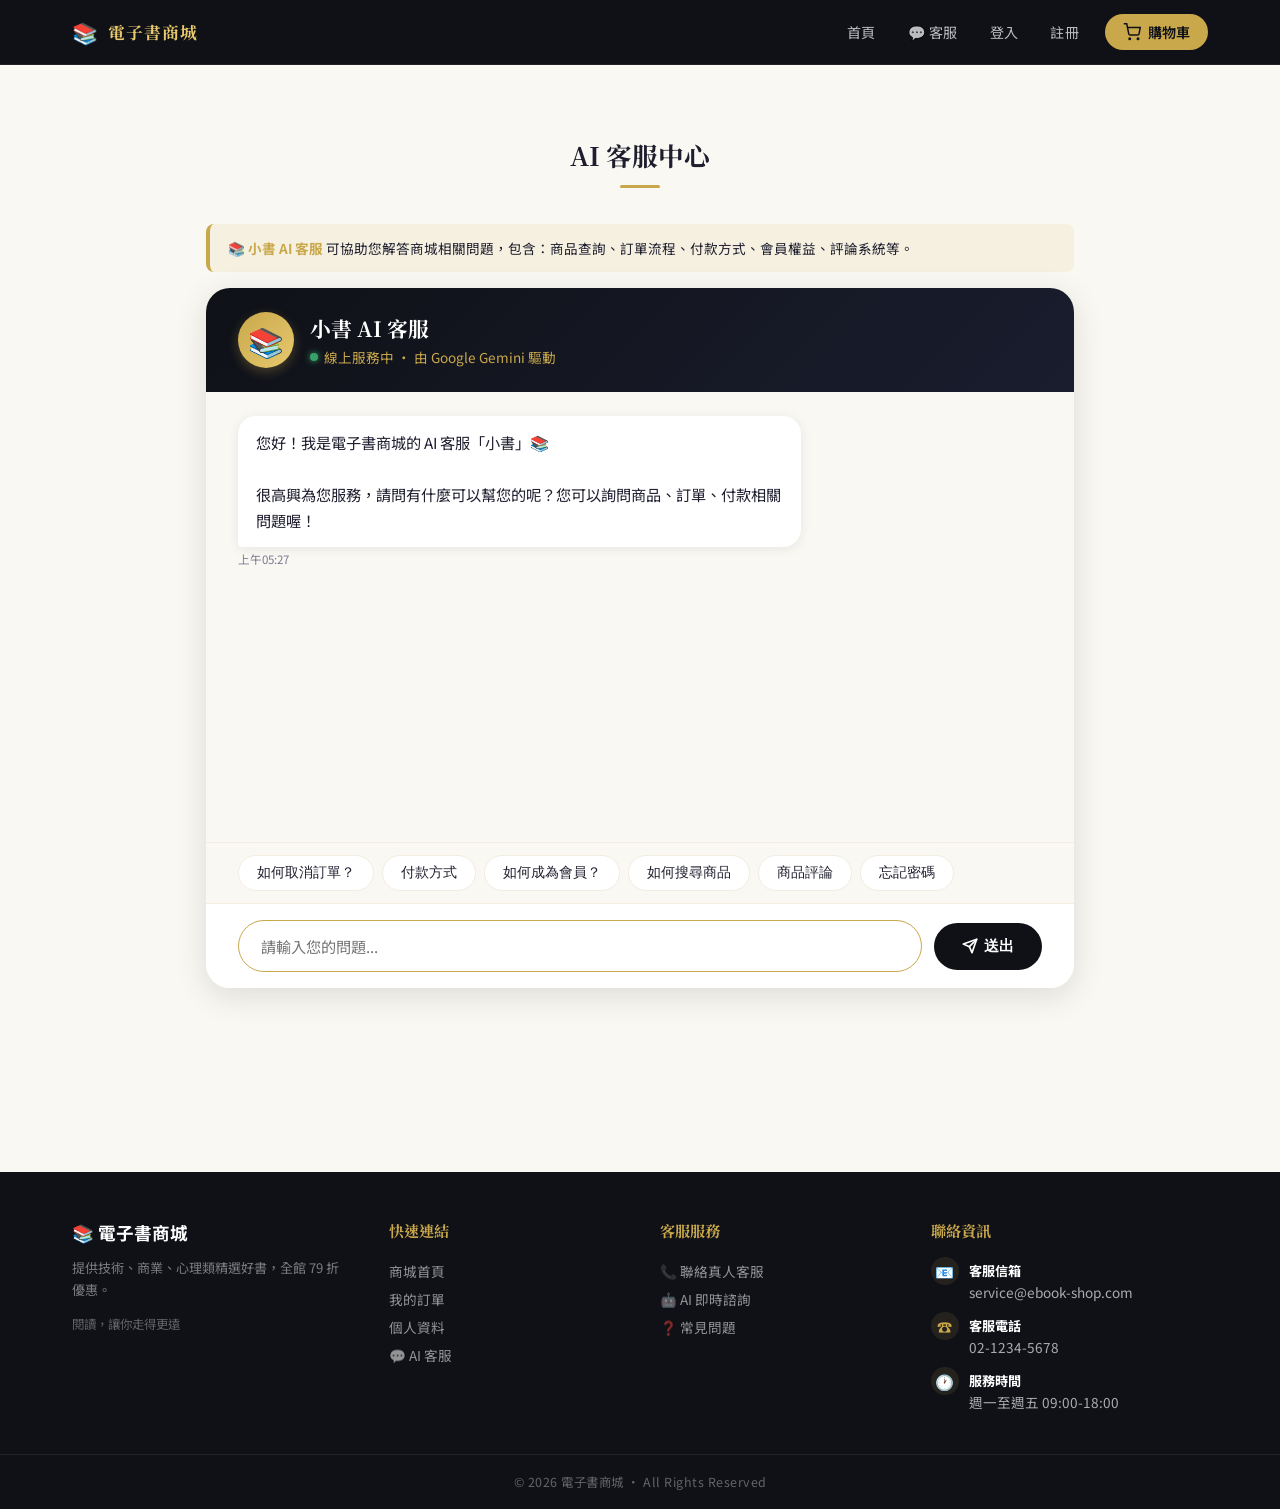
<file: src/main/resources/static/chat.html>
<!DOCTYPE html>
<html lang="zh-TW">
<head>
    <meta charset="UTF-8">
    <meta name="viewport" content="width=device-width, initial-scale=1.0">
    <title>AI 客服 - 電子書商城</title>
    <link rel="stylesheet" href="css/site.css">
    <style>
        body { background: var(--cream); }

        .chat-page { max-width: 900px; margin: 0 auto; padding: 24px 16px; }

        .chat-container {
            background: white;
            border-radius: var(--radius-lg);
            box-shadow: var(--shadow);
            overflow: hidden;
            display: flex;
            flex-direction: column;
            height: calc(100vh - 200px);
            min-height: 500px;
        }

        /* 頂部標題 */
        .chat-page-header {
            background: linear-gradient(135deg, #0F1117 0%, #1A1D2E 100%);
            color: white;
            padding: 24px 32px;
            display: flex;
            align-items: center;
            gap: 16px;
        }
        .chat-page-avatar {
            width: 56px; height: 56px;
            border-radius: 50%;
            background: linear-gradient(135deg, #C9A84C, #E8C96D);
            display: flex; align-items: center; justify-content: center;
            font-size: 1.8rem;
            box-shadow: 0 4px 12px rgba(201,168,76,0.3);
        }
        .chat-page-name {
            font-size: 1.3rem; font-weight: 700;
            font-family: "Noto Serif TC", serif;
        }
        .chat-page-status {
            font-size: 0.85rem; color: var(--gold); margin-top: 4px;
            display: flex; align-items: center; gap: 6px;
        }
        .chat-page-status::before {
            content: ""; width: 8px; height: 8px;
            background: #38a169; border-radius: 50%;
            box-shadow: 0 0 6px #38a169;
        }

        /* 訊息區 */
        .chat-page-body {
            flex: 1;
            overflow-y: auto;
            padding: 24px 32px;
            background: var(--cream);
            display: flex;
            flex-direction: column;
            gap: 14px;
        }
        .cp-msg { max-width: 70%; }
        .cp-msg.bot  { align-self: flex-start; }
        .cp-msg.user { align-self: flex-end; }

        .cp-bubble {
            padding: 14px 18px;
            border-radius: 18px;
            font-size: 0.95rem;
            line-height: 1.7;
            white-space: pre-wrap;
            word-wrap: break-word;
        }
        .cp-msg.bot .cp-bubble {
            background: white;
            color: var(--text);
            border-bottom-left-radius: 4px;
            box-shadow: var(--shadow-sm);
        }
        .cp-msg.user .cp-bubble {
            background: var(--ink);
            color: white;
            border-bottom-right-radius: 4px;
        }
        .cp-time {
            font-size: 0.72rem;
            color: var(--text-muted);
            margin-top: 4px;
        }
        .cp-msg.user .cp-time { text-align: right; }

        .cp-typing {
            display: inline-flex; gap: 5px; padding: 14px 20px;
            background: white; border-radius: 18px; border-bottom-left-radius: 4px;
            box-shadow: var(--shadow-sm);
        }
        .cp-typing span {
            width: 8px; height: 8px; background: #C0C4D8; border-radius: 50%;
            animation: cp-bounce 1.4s infinite;
        }
        .cp-typing span:nth-child(2) { animation-delay: 0.2s; }
        .cp-typing span:nth-child(3) { animation-delay: 0.4s; }
        @keyframes cp-bounce {
            0%, 60%, 100% { transform: translateY(0); opacity: 0.5; }
            30%           { transform: translateY(-7px); opacity: 1; }
        }

        /* 快速問題 */
        .cp-quick {
            padding: 12px 32px;
            background: var(--cream);
            display: flex;
            gap: 8px;
            flex-wrap: wrap;
            border-top: 1px solid var(--cream-2);
        }
        .cp-quick-btn {
            background: white;
            border: 1px solid var(--cream-2);
            border-radius: 50px;
            padding: 8px 18px;
            font-size: 0.85rem;
            cursor: pointer;
            color: var(--text);
            transition: all 0.2s;
        }
        .cp-quick-btn:hover {
            border-color: var(--gold);
            color: var(--gold);
            transform: translateY(-1px);
        }

        /* 輸入區 */
        .chat-page-footer {
            padding: 16px 32px;
            background: white;
            border-top: 1px solid var(--cream-2);
            display: flex;
            gap: 12px;
            align-items: center;
        }
        .cp-input {
            flex: 1;
            border: 1.5px solid var(--cream-2);
            border-radius: 50px;
            padding: 14px 22px;
            font-size: 0.95rem;
            outline: none;
            transition: border-color 0.2s;
            font-family: inherit;
        }
        .cp-input:focus { border-color: var(--gold); }
        .cp-send {
            background: var(--ink);
            color: white;
            border: none;
            border-radius: 50px;
            padding: 14px 28px;
            font-size: 0.92rem;
            font-weight: 600;
            cursor: pointer;
            display: flex;
            align-items: center;
            gap: 6px;
            transition: all 0.2s;
        }
        .cp-send:hover:not(:disabled) {
            background: var(--gold);
            transform: translateY(-1px);
        }
        .cp-send:disabled { opacity: 0.4; cursor: not-allowed; }

        /* 說明卡 */
        .cp-hint {
            background: rgba(201,168,76,0.1);
            border-left: 4px solid var(--gold);
            border-radius: 8px;
            padding: 14px 18px;
            margin-bottom: 16px;
            font-size: 0.85rem;
            color: var(--text);
        }
        .cp-hint strong { color: var(--gold); }
    </style>
</head>
<body>
<div id="navbar"></div>

<div class="page-wrap">
    <div class="chat-page">
        <h2 class="page-title">AI 客服中心</h2>

        <div class="cp-hint">
            <strong>📚 小書 AI 客服</strong> 可協助您解答商城相關問題，包含：商品查詢、訂單流程、付款方式、會員權益、評論系統等。
        </div>

        <div class="chat-container">
            <!-- 標題 -->
            <div class="chat-page-header">
                <div class="chat-page-avatar">📚</div>
                <div>
                    <div class="chat-page-name">小書 AI 客服</div>
                    <div class="chat-page-status">線上服務中 · 由 Google Gemini 驅動</div>
                </div>
            </div>

            <!-- 訊息區 -->
            <div class="chat-page-body" id="cpBody">
                <div class="cp-msg bot">
                    <div class="cp-bubble">您好！我是電子書商城的 AI 客服「小書」📚

很高興為您服務，請問有什麼可以幫您的呢？您可以詢問商品、訂單、付款相關問題喔！</div>
                    <div class="cp-time" id="cpInitTime"></div>
                </div>
            </div>

            <!-- 快速問題 -->
            <div class="cp-quick" id="cpQuick">
                <button class="cp-quick-btn" data-msg="如何取消訂單？">如何取消訂單？</button>
                <button class="cp-quick-btn" data-msg="付款方式有哪些？">付款方式</button>
                <button class="cp-quick-btn" data-msg="如何成為會員？">如何成為會員？</button>
                <button class="cp-quick-btn" data-msg="可以怎麼搜尋商品？">如何搜尋商品</button>
                <button class="cp-quick-btn" data-msg="評論怎麼寫？">商品評論</button>
                <button class="cp-quick-btn" data-msg="忘記密碼怎麼辦？">忘記密碼</button>
            </div>

            <!-- 輸入區 -->
            <div class="chat-page-footer">
                <input type="text" id="cpInput" class="cp-input" placeholder="請輸入您的問題..." maxlength="200">
                <button id="cpSend" class="cp-send">
                    <svg width="16" height="16" viewBox="0 0 24 24" fill="none" stroke="currentColor" stroke-width="2.5" stroke-linecap="round" stroke-linejoin="round">
                        <line x1="22" y1="2" x2="11" y2="13"/>
                        <polygon points="22 2 15 22 11 13 2 9 22 2"/>
                    </svg>
                    送出
                </button>
            </div>
        </div>
    </div>
</div>

<script src="js/jquery.min.js"></script>
<script src="js/common.js"></script>
<script src="js/navbar.js"></script>
<script>
    let cpHistory = [];
    let cpLoading = false;

    function nowTime() {
        return new Date().toLocaleTimeString("zh-TW", {hour:"2-digit", minute:"2-digit"});
    }

    $(document).ready(function () {
        $("#cpInitTime").text(nowTime());

        $("#cpSend").click(sendCpMessage);
        $("#cpInput").keydown(function (e) {
            if (e.key === "Enter") sendCpMessage();
        });
        $(document).on("click", ".cp-quick-btn", function () {
            $("#cpInput").val($(this).data("msg"));
            sendCpMessage();
        });
        $("#cpInput").focus();
    });

    function appendCpMsg(role, text) {
        const div = $('<div class="cp-msg ' + (role === "user" ? "user" : "bot") + '"></div>');
        div.html(`
            <div class="cp-bubble">${escapeCp(text)}</div>
            <div class="cp-time">${nowTime()}</div>
        `);
        $("#cpBody").append(div);
        scrollCpToBottom();
    }

    function showCpTyping() {
        $("#cpBody").append(`
            <div class="cp-msg bot" id="cpTyping">
                <div class="cp-typing"><span></span><span></span><span></span></div>
            </div>
        `);
        scrollCpToBottom();
    }

    function removeCpTyping() { $("#cpTyping").remove(); }

    function scrollCpToBottom() {
        const body = document.getElementById("cpBody");
        body.scrollTop = body.scrollHeight;
    }

    function escapeCp(text) {
        const d = document.createElement("div");
        d.innerText = text;
        return d.innerHTML.replace(/\n/g, "<br>");
    }

    function sendCpMessage() {
        if (cpLoading) return;
        const msg = $("#cpInput").val().trim();
        if (!msg) return;

        appendCpMsg("user", msg);
        $("#cpInput").val("");
        $("#cpQuick").hide(); // 首次送出後隱藏快速問題

        showCpTyping();
        cpLoading = true;
        $("#cpSend").prop("disabled", true);

        $.ajax({
            url: "/chat/message",
            method: "POST",
            contentType: "application/json",
            data: JSON.stringify({ message: msg, history: cpHistory }),
            success: function (data) {
                removeCpTyping();
                const reply = data.reply || "❌ 沒有收到回應";
                appendCpMsg("bot", reply);
                cpHistory.push({ role: "user",      content: msg });
                cpHistory.push({ role: "assistant", content: reply });
            },
            error: function () {
                removeCpTyping();
                appendCpMsg("bot", "😅 抱歉，連線失敗，請稍後再試");
            },
            complete: function () {
                cpLoading = false;
                $("#cpSend").prop("disabled", false);
                $("#cpInput").focus();
            }
        });
    }
</script>
<footer class="site-footer">
    <div class="footer-main">
        <div class="footer-col">
            <div class="footer-brand">📚 電子書商城</div>
            <p>提供技術、商業、心理類精選好書，全館 79 折優惠。</p>
            <p style="margin-top:12px;font-size:0.78rem;color:rgba(255,255,255,0.35)">閱讀，讓你走得更遠</p>
        </div>
        <div class="footer-col">
            <h4>快速連結</h4>
            <a href="index.html">商城首頁</a>
            <a href="orders.html">我的訂單</a>
            <a href="profile.html">個人資料</a>
            <a href="chat.html">💬 AI 客服</a>
        </div>
        <div class="footer-col">
            <h4>客服服務</h4>
            <a href="contact.html">📞 聯絡真人客服</a>
            <a href="chat.html">🤖 AI 即時諮詢</a>
            <a href="#" onclick="alert('FAQ 頁面建置中');return false;">❓ 常見問題</a>
        </div>
        <div class="footer-col">
            <h4>聯絡資訊</h4>
            <div class="footer-contact-row">
                <div class="icon">📧</div>
                <div class="text"><strong>客服信箱</strong>service@ebook-shop.com</div>
            </div>
            <div class="footer-contact-row">
                <div class="icon">☎️</div>
                <div class="text"><strong>客服電話</strong>02-1234-5678</div>
            </div>
            <div class="footer-contact-row">
                <div class="icon">🕐</div>
                <div class="text"><strong>服務時間</strong>週一至週五 09:00-18:00</div>
            </div>
        </div>
    </div>
    <div class="footer-bottom">© 2026 電子書商城 · All Rights Reserved</div>
</footer>
</body>
</html>
</file>
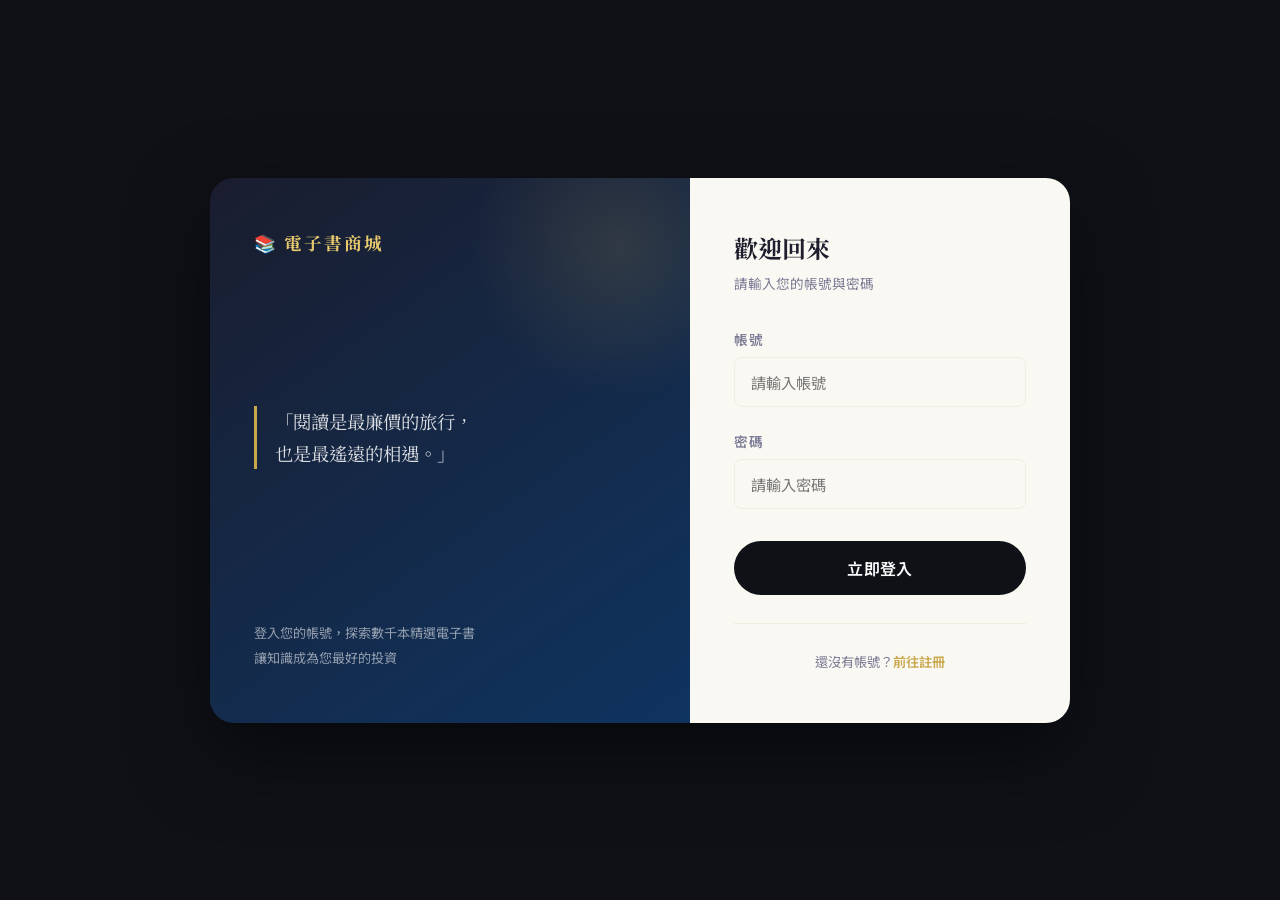
<file: src/main/resources/static/checkout.html>
<!DOCTYPE html>
<html lang="zh-TW">
<head>
    <meta charset="UTF-8">
    <meta name="viewport" content="width=device-width, initial-scale=1.0">
    <title>結帳確認 - 電子書商城</title>
    <link rel="stylesheet" href="css/site.css">
    <style>
        .checkout-grid { display: grid; grid-template-columns: 1fr 380px; gap: 24px; }
        @media(max-width:768px){ .checkout-grid { grid-template-columns: 1fr; } }
        .section-label {
            font-size: 0.75rem; font-weight: 700; letter-spacing: 1.2px;
            text-transform: uppercase; color: var(--text-muted);
            border-left: 3px solid var(--gold); padding-left: 10px;
            margin-bottom: 20px;
        }
        .order-total {
            display: flex; justify-content: space-between; align-items: center;
            padding: 20px 0 0; border-top: 1px solid var(--cream-2); margin-top: 8px;
            font-weight: 700; font-size: 1.1rem;
        }
        .order-total span { font-family: 'Noto Serif TC', serif; font-size: 1.4rem; color: var(--red); }
        .check-wrap { display: flex; align-items: center; gap: 10px; margin: 20px 0; }
        .check-wrap input[type=checkbox] { width: 18px; height: 18px; accent-color: var(--gold); cursor: pointer; }
        .check-wrap label { font-size: 0.88rem; color: var(--text-muted); cursor: pointer; }
    </style>
<link rel="stylesheet" href="css/chat-widget.css"></head>
<body>
<div id="navbar"></div>
<div class="page-wrap-wide">
    <h2 class="page-title" style="text-align:left;margin-bottom:32px">結帳確認</h2>
    <div class="checkout-grid">
        <!-- 左：商品清單 -->
        <div class="card fade-up">
            <div class="card-body">
                <div class="section-label">商品明細</div>
                <div style="overflow-x:auto">
                    <table class="data-table">
                        <thead>
                            <tr>
                                <th>書名</th>
                                <th style="text-align:center">單價</th>
                                <th style="text-align:center">數量</th>
                                <th style="text-align:center">小計</th>
                            </tr>
                        </thead>
                        <tbody id="checkout-list"></tbody>
                    </table>
                </div>
                <div class="order-total">
                    <span>應付金額</span>
                    <span>NT$ <span id="totalPrice">0</span></span>
                </div>
            </div>
        </div>
        <!-- 右：收件資訊 -->
        <div class="card fade-up" style="animation-delay:0.1s">
            <div class="card-body">
                <div class="section-label">收件資訊</div>
                <div class="form-group">
                    <label class="form-label">收件人姓名</label>
                    <input type="text" id="name" class="form-control" placeholder="請輸入姓名">
                </div>
                <div class="form-group">
                    <label class="form-label">收件地址</label>
                    <input type="text" id="address" class="form-control" placeholder="請輸入地址">
                </div>
                <div class="form-group">
                    <label class="form-label">付款方式</label>
                    <select id="paymentMethod" class="form-control form-select">
                        <option value="credit">💳 信用卡</option>
                        <option value="cod">🚚 貨到付款</option>
                        <option value="linepay">💚 LINE Pay</option>
                    </select>
                </div>
                <div class="check-wrap">
                    <input type="checkbox" id="agree">
                    <label for="agree">我已確認訂單內容無誤</label>
                </div>
                <button id="submitOrder" class="btn btn-primary btn-full btn-lg">確認送出訂單</button>
                <div style="text-align:center;margin-top:16px">
                    <a href="cart.html" class="btn btn-outline btn-sm">← 返回購物車</a>
                </div>
            </div>
        </div>
    </div>
</div>
<script src="js/jquery.min.js"></script>
<script src="js/common.js"></script>
<script src="js/checkout.js"></script>
<script src="js/navbar.js"></script>
<script src="js/chat-widget.js"></script><footer class="site-footer">
    <div class="footer-main">
        <div class="footer-col">
            <div class="footer-brand">📚 電子書商城</div>
            <p>提供技術、商業、心理類精選好書，全館 79 折優惠。</p>
            <p style="margin-top:12px;font-size:0.78rem;color:rgba(255,255,255,0.35)">閱讀，讓你走得更遠</p>
        </div>
        <div class="footer-col">
            <h4>快速連結</h4>
            <a href="index.html">商城首頁</a>
            <a href="orders.html">我的訂單</a>
            <a href="profile.html">個人資料</a>
            <a href="chat.html">💬 AI 客服</a>
        </div>
        <div class="footer-col">
            <h4>客服服務</h4>
            <a href="contact.html">📞 聯絡真人客服</a>
            <a href="chat.html">🤖 AI 即時諮詢</a>
            <a href="#" onclick="alert('FAQ 頁面建置中');return false;">❓ 常見問題</a>
        </div>
        <div class="footer-col">
            <h4>聯絡資訊</h4>
            <div class="footer-contact-row">
                <div class="icon">📧</div>
                <div class="text"><strong>客服信箱</strong>service@ebook-shop.com</div>
            </div>
            <div class="footer-contact-row">
                <div class="icon">☎️</div>
                <div class="text"><strong>客服電話</strong>02-1234-5678</div>
            </div>
            <div class="footer-contact-row">
                <div class="icon">🕐</div>
                <div class="text"><strong>服務時間</strong>週一至週五 09:00-18:00</div>
            </div>
        </div>
    </div>
    <div class="footer-bottom">© 2026 電子書商城 · All Rights Reserved</div>
</footer>
</body>
</html>
</file>
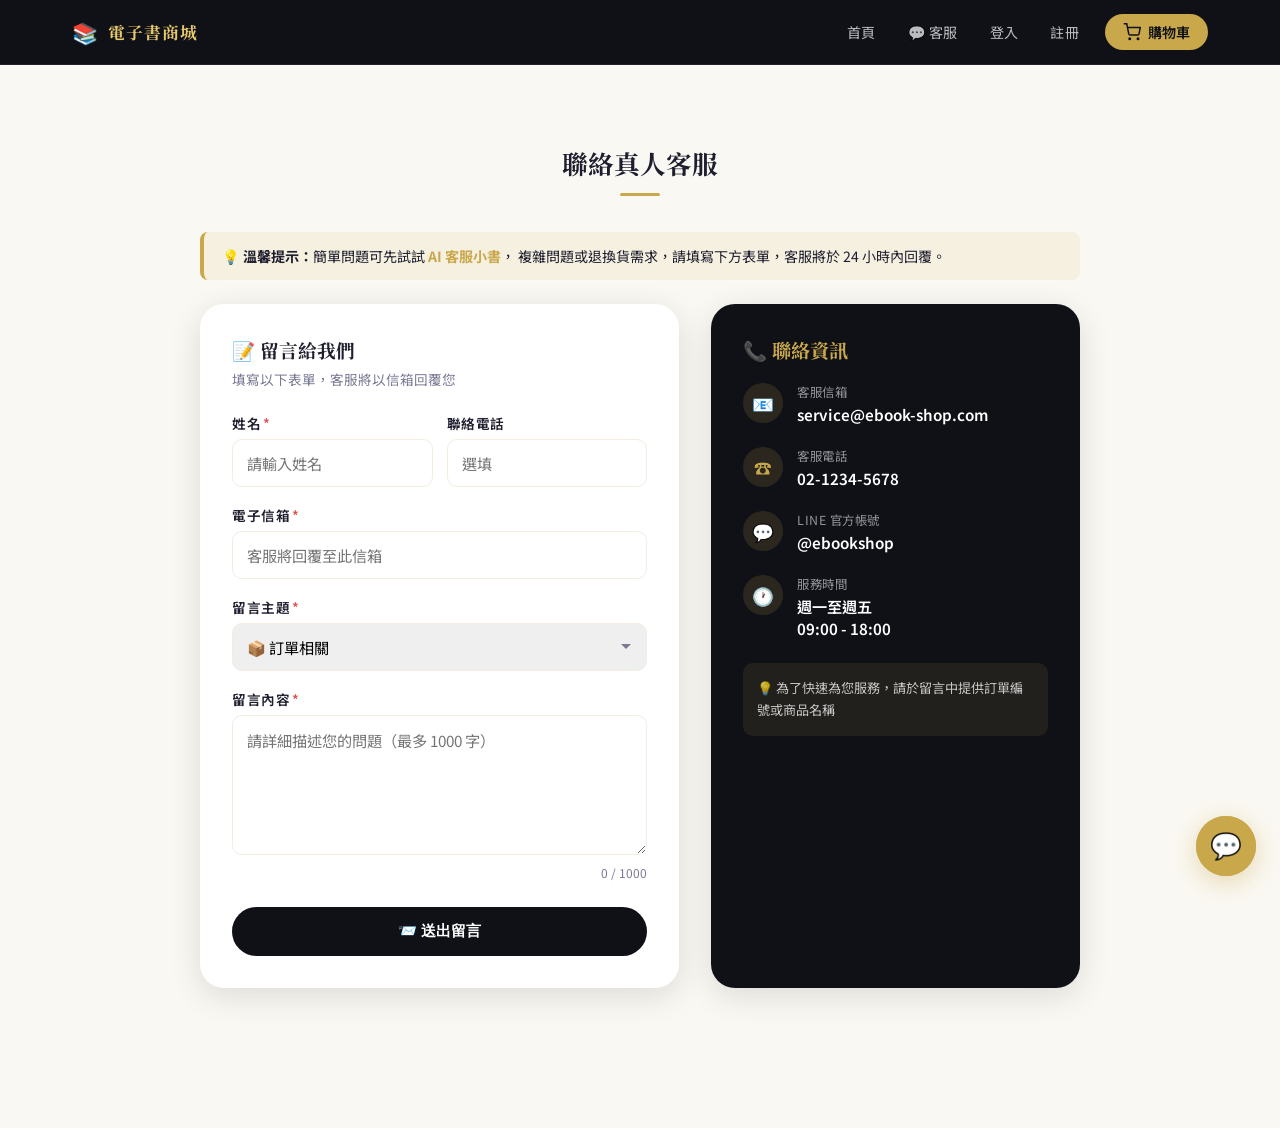
<file: src/main/resources/static/contact.html>
<!DOCTYPE html>
<html lang="zh-TW">
<head>
    <meta charset="UTF-8">
    <meta name="viewport" content="width=device-width, initial-scale=1.0">
    <title>聯絡客服 - 電子書商城</title>
    <link rel="stylesheet" href="css/site.css">
    <link rel="stylesheet" href="css/chat-widget.css">
    <style>
        .contact-page { max-width: 1000px; margin: 0 auto; padding: 32px 16px 60px; }
        .contact-grid {
            display: grid;
            grid-template-columns: 1.3fr 1fr;
            gap: 32px;
            margin-top: 24px;
        }
        .form-card, .info-card {
            background: white;
            border-radius: var(--radius-lg);
            box-shadow: var(--shadow);
            padding: 32px;
        }
        .info-card { background: var(--ink); color: white; }
        .info-card h3 { color: var(--gold); font-family: "Noto Serif TC", serif; font-size: 1.2rem; margin: 0 0 20px; }
        .info-item {
            display: flex; gap: 14px; margin-bottom: 22px;
        }
        .info-item .ic {
            width: 40px; height: 40px;
            background: rgba(201,168,76,0.15);
            color: var(--gold);
            border-radius: 50%;
            display: flex; align-items: center; justify-content: center;
            flex-shrink: 0; font-size: 1.1rem;
        }
        .info-item .label {
            font-size: 0.78rem; color: rgba(255,255,255,0.55);
            margin-bottom: 2px; letter-spacing: 0.5px;
        }
        .info-item .value { color: white; font-weight: 600; font-size: 0.95rem; }

        .form-row { margin-bottom: 18px; }
        .form-label {
            display: block;
            font-size: 0.85rem; font-weight: 600;
            color: var(--text); margin-bottom: 6px;
        }
        .form-label .required { color: var(--red); margin-left: 2px; }
        .form-input, .form-select, .form-textarea {
            width: 100%;
            padding: 12px 14px;
            border: 1.5px solid var(--cream-2);
            border-radius: 10px;
            font-size: 0.95rem;
            font-family: inherit;
            outline: none;
            transition: border-color 0.2s;
        }
        .form-input:focus, .form-select:focus, .form-textarea:focus { border-color: var(--gold); }
        .form-textarea { resize: vertical; min-height: 140px; line-height: 1.7; }
        .form-row-2 { display: grid; grid-template-columns: 1fr 1fr; gap: 14px; }

        .submit-btn {
            background: var(--ink);
            color: white;
            border: none;
            padding: 14px 32px;
            border-radius: 50px;
            font-size: 0.95rem;
            font-weight: 600;
            cursor: pointer;
            width: 100%;
            transition: all 0.2s;
            margin-top: 8px;
        }
        .submit-btn:hover:not(:disabled) {
            background: var(--gold);
            transform: translateY(-1px);
        }
        .submit-btn:disabled { opacity: 0.5; cursor: not-allowed; }

        .ai-hint {
            background: rgba(201,168,76,0.1);
            border-left: 4px solid var(--gold);
            border-radius: 8px;
            padding: 14px 18px;
            margin-bottom: 16px;
            font-size: 0.88rem;
        }
        .ai-hint a { color: var(--gold); font-weight: 700; text-decoration: none; }

        @media (max-width: 800px) {
            .contact-grid { grid-template-columns: 1fr; }
            .form-row-2 { grid-template-columns: 1fr; }
        }
    </style>
</head>
<body>
<div id="navbar"></div>

<div class="page-wrap">
    <div class="contact-page">
        <h2 class="page-title">聯絡真人客服</h2>

        <div class="ai-hint">
            💡 <strong>溫馨提示：</strong>簡單問題可先試試 <a href="chat.html">AI 客服小書</a>，
            複雜問題或退換貨需求，請填寫下方表單，客服將於 24 小時內回覆。
        </div>

        <div class="contact-grid">
            <!-- 留言表單 -->
            <div class="form-card">
                <h3 style="font-family:'Noto Serif TC',serif;margin:0 0 6px">📝 留言給我們</h3>
                <p style="color:var(--text-muted);font-size:0.85rem;margin:0 0 24px">填寫以下表單，客服將以信箱回覆您</p>

                <div class="form-row form-row-2">
                    <div>
                        <label class="form-label">姓名<span class="required">*</span></label>
                        <input type="text" id="mName" class="form-input" placeholder="請輸入姓名" maxlength="50">
                    </div>
                    <div>
                        <label class="form-label">聯絡電話</label>
                        <input type="tel" id="mPhone" class="form-input" placeholder="選填" maxlength="20">
                    </div>
                </div>

                <div class="form-row">
                    <label class="form-label">電子信箱<span class="required">*</span></label>
                    <input type="email" id="mEmail" class="form-input" placeholder="客服將回覆至此信箱" maxlength="100">
                </div>

                <div class="form-row">
                    <label class="form-label">留言主題<span class="required">*</span></label>
                    <select id="mSubject" class="form-select">
                        <option value="order">📦 訂單相關</option>
                        <option value="product">📚 商品問題</option>
                        <option value="refund">💰 退款／退貨</option>
                        <option value="account">👤 帳號問題</option>
                        <option value="other">💬 其他諮詢</option>
                    </select>
                </div>

                <div class="form-row">
                    <label class="form-label">留言內容<span class="required">*</span></label>
                    <textarea id="mContent" class="form-textarea" placeholder="請詳細描述您的問題（最多 1000 字）" maxlength="1000"></textarea>
                    <div style="text-align:right;font-size:0.75rem;color:var(--text-muted);margin-top:4px">
                        <span id="charCount">0</span> / 1000
                    </div>
                </div>

                <button id="submitBtn" class="submit-btn">📨 送出留言</button>
            </div>

            <!-- 聯絡資訊 -->
            <div class="info-card">
                <h3>📞 聯絡資訊</h3>

                <div class="info-item">
                    <div class="ic">📧</div>
                    <div>
                        <div class="label">客服信箱</div>
                        <div class="value">service@ebook-shop.com</div>
                    </div>
                </div>

                <div class="info-item">
                    <div class="ic">☎️</div>
                    <div>
                        <div class="label">客服電話</div>
                        <div class="value">02-1234-5678</div>
                    </div>
                </div>

                <div class="info-item">
                    <div class="ic">💬</div>
                    <div>
                        <div class="label">LINE 官方帳號</div>
                        <div class="value">@ebookshop</div>
                    </div>
                </div>

                <div class="info-item">
                    <div class="ic">🕐</div>
                    <div>
                        <div class="label">服務時間</div>
                        <div class="value">週一至週五<br>09:00 - 18:00</div>
                    </div>
                </div>

                <div style="background:rgba(201,168,76,0.1);border-radius:10px;padding:14px;margin-top:24px;font-size:0.82rem;color:rgba(255,255,255,0.75);line-height:1.7">
                    💡 為了快速為您服務，請於留言中提供訂單編號或商品名稱
                </div>
            </div>
        </div>
    </div>
</div>

<script src="js/jquery.min.js"></script>
<script src="js/common.js"></script>
<script src="js/navbar.js"></script>
<script src="js/chat-widget.js"></script>
<script>
$(document).ready(function () {
    // 字數計算
    $("#mContent").on("input", function () {
        $("#charCount").text($(this).val().length);
    });

    // 已登入則預填姓名與信箱
    const username = localStorage.getItem("username");
    if (username) {
        $("#mName").val(username);
    }

    $("#submitBtn").click(function () {
        const name    = $("#mName").val().trim();
        const email   = $("#mEmail").val().trim();
        const phone   = $("#mPhone").val().trim();
        const subject = $("#mSubject").val();
        const content = $("#mContent").val().trim();

        if (!name)    { alert("請填寫姓名"); $("#mName").focus(); return; }
        if (!email)   { alert("請填寫電子信箱"); $("#mEmail").focus(); return; }
        if (!/^[^\s@]+@[^\s@]+\.[^\s@]+$/.test(email)) {
            alert("信箱格式不正確"); $("#mEmail").focus(); return;
        }
        if (!content) { alert("請填寫留言內容"); $("#mContent").focus(); return; }

        const $btn = $("#submitBtn");
        $btn.prop("disabled", true).html("送出中...");

        $.ajax({
            url: "/messages",
            method: "POST",
            contentType: "application/json",
            headers: authHeader(),
            data: JSON.stringify({ name, email, phone, subject, content }),
            success: function (res) {
                alert("✅ 留言已送出！客服將盡快回覆至您的信箱");
                $("#mName, #mEmail, #mPhone, #mContent").val("");
                $("#charCount").text("0");
                $("#mSubject").val("order");
            },
            error: function (xhr) {
                alert("❌ 送出失敗：" + (xhr.responseText || "請稍後再試"));
            },
            complete: function () {
                $btn.prop("disabled", false).html("📨 送出留言");
            }
        });
    });
});
</script>
</body>
</html>
</file>
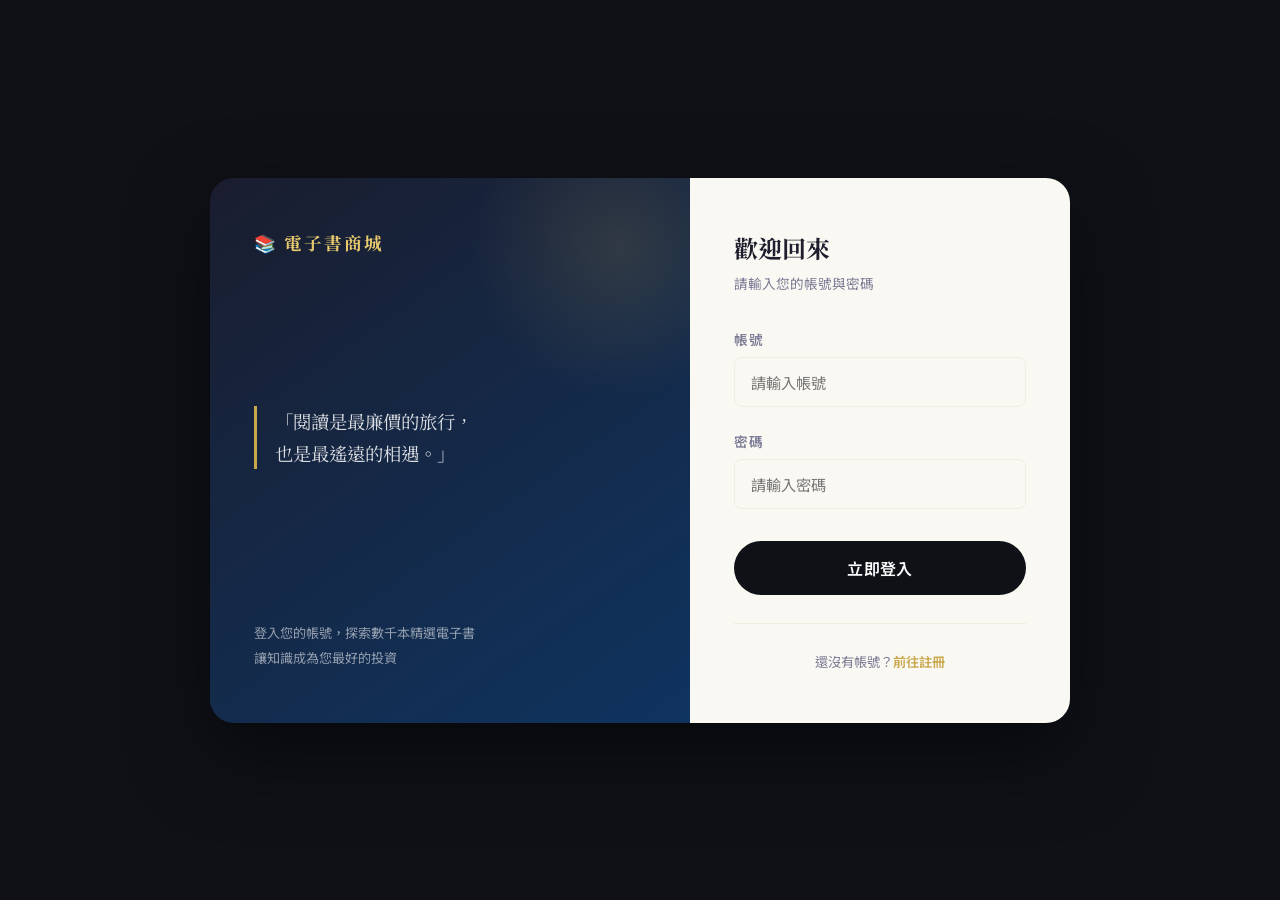
<file: src/main/resources/static/login.html>
<!DOCTYPE html>
<html lang="zh-TW">
<head>
    <meta charset="UTF-8">
    <meta name="viewport" content="width=device-width, initial-scale=1.0">
    <title>會員登入 - 電子書商城</title>
    <link rel="stylesheet" href="css/site.css">
    <style>
        body { background: var(--ink); display: flex; align-items: center; justify-content: center; min-height: 100vh; }

        .login-wrap {
            display: flex;
            width: 860px;
            max-width: 96vw;
            min-height: 520px;
            border-radius: var(--radius-lg);
            overflow: hidden;
            box-shadow: 0 30px 80px rgba(0,0,0,0.5);
            animation: fadeUp 0.5s ease;
        }

        /* 左側裝飾 */
        .login-deco {
            flex: 1;
            background: linear-gradient(145deg, #1a1d2e, #0f3460);
            padding: 52px 44px;
            display: flex;
            flex-direction: column;
            justify-content: space-between;
            position: relative;
            overflow: hidden;
        }
        .login-deco::before {
            content: '';
            position: absolute;
            width: 300px; height: 300px;
            border-radius: 50%;
            background: radial-gradient(circle, rgba(201,168,76,0.15), transparent 70%);
            top: -80px; right: -80px;
        }
        .deco-brand {
            font-family: 'Noto Serif TC', serif;
            color: var(--gold-light);
            font-size: 1.1rem;
            font-weight: 700;
            letter-spacing: 2px;
        }
        .deco-text { color: rgba(255,255,255,0.55); font-size: 0.82rem; line-height: 1.9; }
        .deco-quote {
            font-family: 'Noto Serif TC', serif;
            color: rgba(255,255,255,0.85);
            font-size: 1.15rem;
            line-height: 1.7;
            border-left: 3px solid var(--gold);
            padding-left: 18px;
        }

        /* 右側表單 */
        .login-form-wrap {
            width: 380px;
            flex-shrink: 0;
            background: var(--cream);
            padding: 52px 44px;
            display: flex;
            flex-direction: column;
            justify-content: center;
        }
        .login-title {
            font-family: 'Noto Serif TC', serif;
            font-size: 1.5rem;
            font-weight: 700;
            color: var(--text);
            margin-bottom: 8px;
        }
        .login-sub { color: var(--text-muted); font-size: 0.85rem; margin-bottom: 36px; }
        .divider { height: 1px; background: var(--cream-2); margin: 28px 0; }
        .login-footer { text-align: center; font-size: 0.83rem; color: var(--text-muted); }
        .login-footer a { color: var(--gold); text-decoration: none; font-weight: 600; }
        .login-footer a:hover { color: var(--gold-light); }
    </style>
</head>
<body>
<div class="login-wrap">
    <div class="login-deco">
        <div class="deco-brand">📚 電子書商城</div>
        <div class="deco-quote">「閱讀是最廉價的旅行，<br>也是最遙遠的相遇。」</div>
        <div class="deco-text">登入您的帳號，探索數千本精選電子書<br>讓知識成為您最好的投資</div>
    </div>
    <div class="login-form-wrap">
        <div class="login-title">歡迎回來</div>
        <div class="login-sub">請輸入您的帳號與密碼</div>
        <div class="form-group">
            <label class="form-label">帳號</label>
            <input type="text" id="username" class="form-control" placeholder="請輸入帳號">
        </div>
        <div class="form-group">
            <label class="form-label">密碼</label>
            <input type="password" id="password" class="form-control" placeholder="請輸入密碼">
        </div>
        <button id="loginBtn" class="btn btn-primary btn-full btn-lg" style="margin-top:8px">立即登入</button>
        <div class="divider"></div>
        <div class="login-footer">還沒有帳號？<a href="register.html">前往註冊</a></div>
    </div>
</div>
<script src="js/jquery.min.js"></script>
<script src="js/common.js"></script>
<script src="js/login.js"></script>
</body>
</html>
</file>
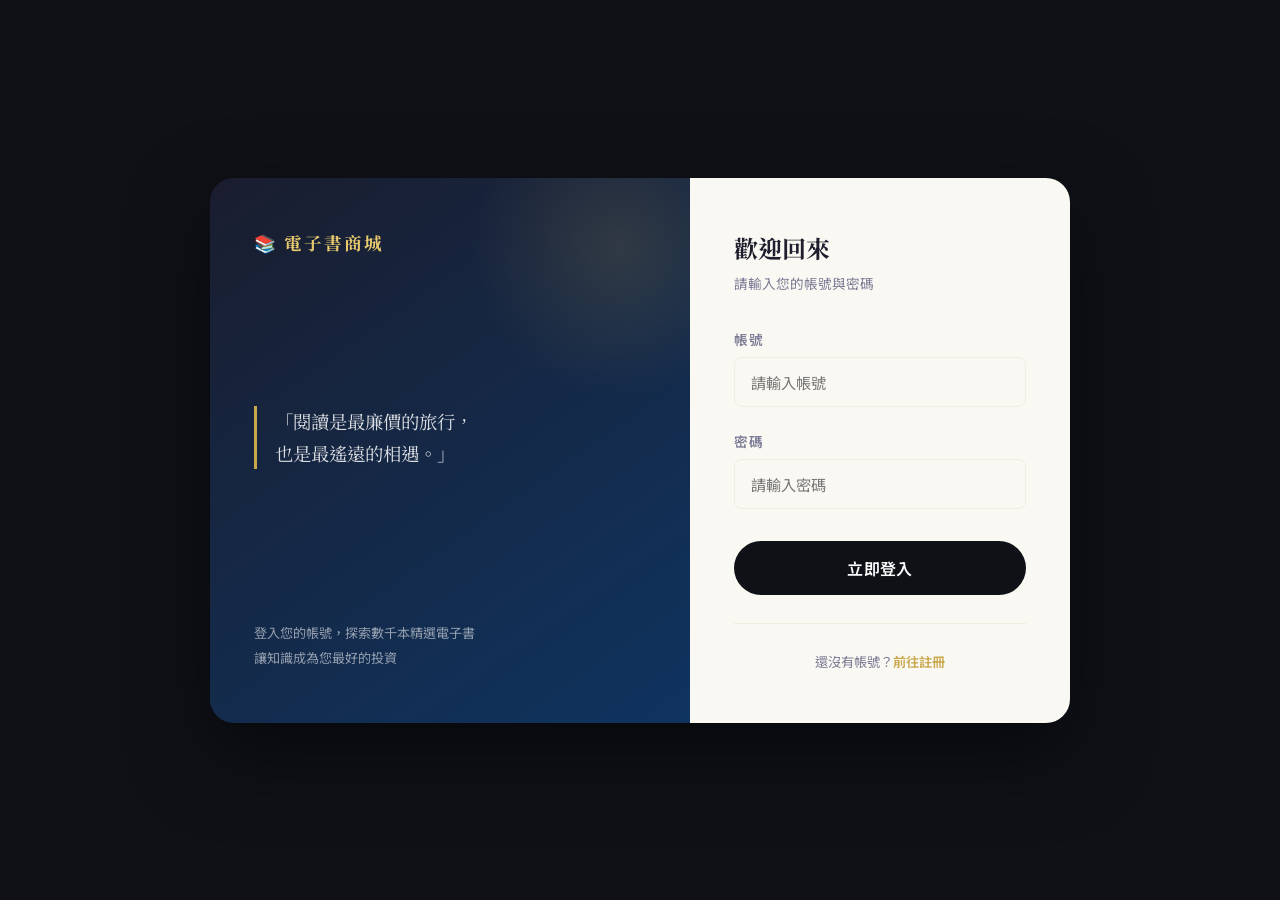
<file: src/main/resources/static/orders.html>
<!DOCTYPE html>
<html lang="zh-TW">
<head>
    <meta charset="UTF-8">
    <meta name="viewport" content="width=device-width, initial-scale=1.0">
    <title>我的訂單 - 電子書商城</title>
    <link rel="stylesheet" href="css/site.css">
    <style>
        .order-id { font-size: 0.8rem; color: var(--text-muted); font-family: monospace; }
        .order-time { font-size: 0.78rem; color: var(--text-muted); margin-top: 3px; }
        .order-empty { text-align:center; padding: 64px; color: var(--text-muted); }
        .order-empty .icon { font-size: 3rem; opacity: 0.3; margin-bottom: 16px; }

        /* 展開明細 */
        .detail-row { background: var(--cream) !important; }
        .detail-row td { padding: 0 !important; }
        .detail-inner {
            padding: 16px 24px;
            border-top: 1px solid var(--cream-2);
        }
        .detail-title {
            font-size: 0.78rem; font-weight: 700; letter-spacing: 0.8px;
            text-transform: uppercase; color: var(--text-muted); margin-bottom: 10px;
        }
        .detail-item {
            display: flex; justify-content: space-between; align-items: center;
            padding: 8px 0; border-bottom: 1px dashed var(--cream-2); font-size: 0.85rem;
        }
        .detail-item:last-child { border-bottom: none; }
        .detail-item-title { color: var(--text); font-weight: 500; }
        .detail-item-info { color: var(--text-muted); font-size: 0.8rem; }
        .expand-btn {
            background: none; border: none; cursor: pointer;
            color: var(--gold); font-size: 0.82rem; font-weight: 600;
            padding: 4px 10px; border-radius: var(--radius-sm);
            transition: var(--transition);
        }
        .expand-btn:hover { background: var(--gold-dim); }

        /* 付款方式 icon */
        .payment-icon { font-size: 0.82rem; color: var(--text-muted); margin-top: 3px; }
    </style>
<link rel="stylesheet" href="css/chat-widget.css"></head>
<body>
<div id="navbar"></div>
<div class="page-wrap">
    <div class="card fade-up">
        <div class="card-body">
            <h2 class="page-title">我的訂單</h2>
            <div style="overflow-x:auto">
                <table class="data-table" id="orders-table">
                    <thead>
                        <tr>
                            <th>訂單編號</th>
                            <th>收件資訊 / 商品明細</th>
                            <th>下單時間</th>
                            <th style="text-align:right">金額</th>
                            <th style="text-align:center">狀態</th>
                        </tr>
                    </thead>
                    <tbody id="order-list"></tbody>
                </table>
            </div>
            <div style="text-align:center;margin-top:32px;padding-top:24px;border-top:1px solid var(--cream-2)">
                <a href="index.html" class="btn btn-outline">← 返回商城首頁</a>
            </div>
        </div>
    </div>
</div>
<script src="js/jquery.min.js"></script>
<script src="js/common.js"></script>
<script src="js/orders.js"></script>
<script src="js/navbar.js"></script>
<script src="js/chat-widget.js"></script><footer class="site-footer">
    <div class="footer-main">
        <div class="footer-col">
            <div class="footer-brand">📚 電子書商城</div>
            <p>提供技術、商業、心理類精選好書，全館 79 折優惠。</p>
            <p style="margin-top:12px;font-size:0.78rem;color:rgba(255,255,255,0.35)">閱讀，讓你走得更遠</p>
        </div>
        <div class="footer-col">
            <h4>快速連結</h4>
            <a href="index.html">商城首頁</a>
            <a href="orders.html">我的訂單</a>
            <a href="profile.html">個人資料</a>
            <a href="chat.html">💬 AI 客服</a>
        </div>
        <div class="footer-col">
            <h4>客服服務</h4>
            <a href="contact.html">📞 聯絡真人客服</a>
            <a href="chat.html">🤖 AI 即時諮詢</a>
            <a href="#" onclick="alert('FAQ 頁面建置中');return false;">❓ 常見問題</a>
        </div>
        <div class="footer-col">
            <h4>聯絡資訊</h4>
            <div class="footer-contact-row">
                <div class="icon">📧</div>
                <div class="text"><strong>客服信箱</strong>service@ebook-shop.com</div>
            </div>
            <div class="footer-contact-row">
                <div class="icon">☎️</div>
                <div class="text"><strong>客服電話</strong>02-1234-5678</div>
            </div>
            <div class="footer-contact-row">
                <div class="icon">🕐</div>
                <div class="text"><strong>服務時間</strong>週一至週五 09:00-18:00</div>
            </div>
        </div>
    </div>
    <div class="footer-bottom">© 2026 電子書商城 · All Rights Reserved</div>
</footer>
</body>
</html>
</file>
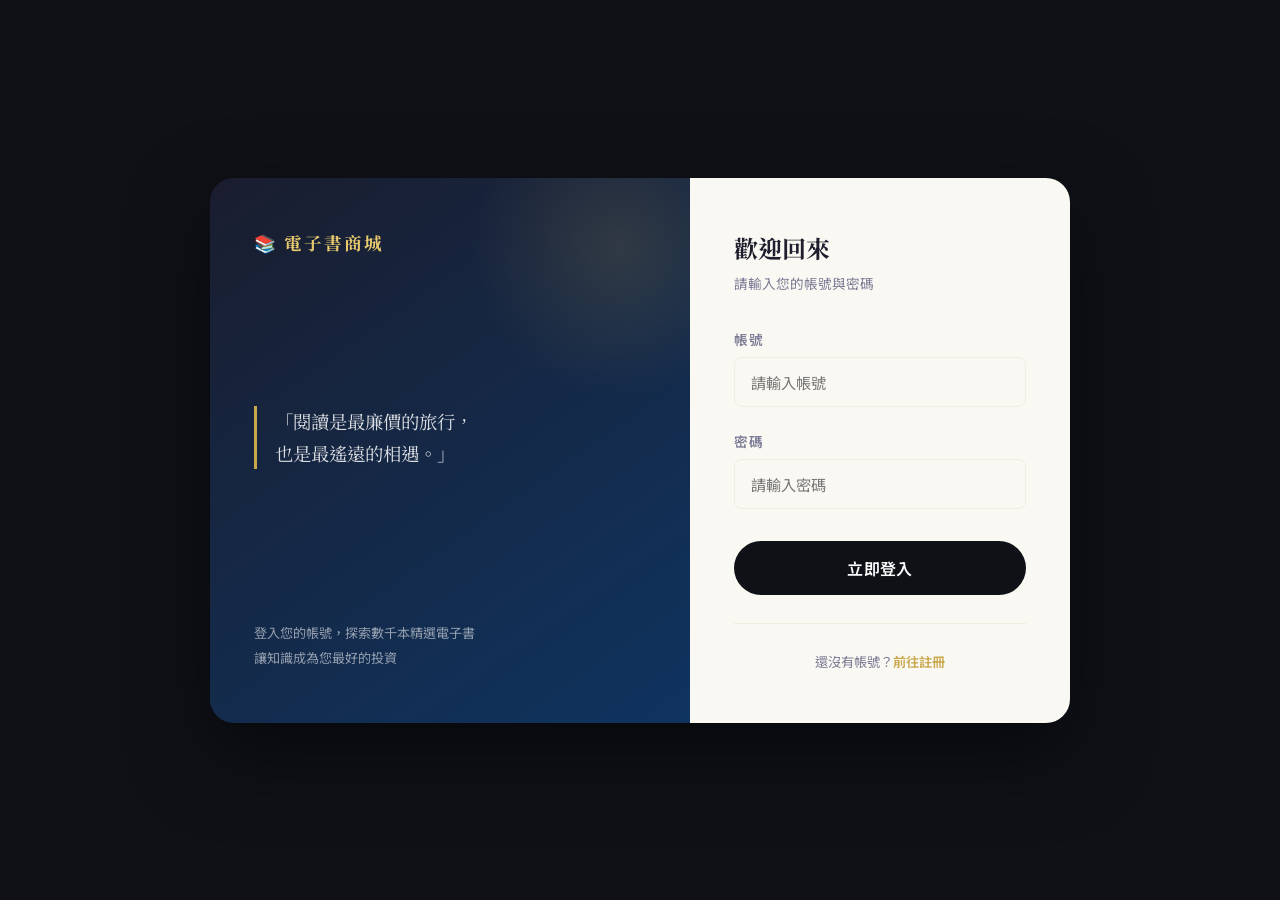
<file: src/main/resources/static/payment.html>
<!DOCTYPE html>
<html lang="zh-TW">
<head>
    <meta charset="UTF-8">
    <meta name="viewport" content="width=device-width, initial-scale=1.0">
    <title>訂單付款 - 電子書商城</title>
    <link rel="stylesheet" href="css/site.css">
    <link rel="stylesheet" href="css/chat-widget.css">
    <style>
        /* ⭐ 跟 success.html 一致：navbar 在上、卡片置中、footer 在下 */
        body {
            background: var(--cream);
            min-height: 100vh;
            display: flex;
            flex-direction: column;
        }
        .payment-wrap {
            flex: 1;
            display: flex;
            align-items: center;
            justify-content: center;
            padding: 48px 24px;
        }

        /* 卡片本身保留原本的深色奢華感（信用卡的視覺暗示） */
        .payment-card {
            max-width: 480px; width: 100%;
            background: var(--ink);
            border-radius: var(--radius-lg);
            padding: 52px 48px;
            text-align: center;
            box-shadow: 0 30px 80px rgba(0,0,0,0.3);
            animation: fadeUp 0.5s ease;
        }
        .payment-icon { font-size: 3rem; margin-bottom: 16px; }
        .payment-label {
            color: rgba(255,255,255,0.5);
            font-size: 0.85rem;
            letter-spacing: 1px;
            text-transform: uppercase;
            margin-bottom: 8px;
        }
        .payment-amount {
            font-family: 'Noto Serif TC', serif;
            font-size: 2.8rem; font-weight: 700;
            color: var(--gold-light);
            margin-bottom: 32px;
        }
        .payment-divider { height: 1px; background: rgba(255,255,255,0.08); margin: 28px 0; }
        .payment-note {
            font-size: 0.82rem;
            color: rgba(255,255,255,0.4);
            margin-bottom: 28px;
            line-height: 1.7;
        }
        .btn-pay {
            width: 100%; padding: 16px;
            background: var(--gold); color: var(--ink);
            border: none; border-radius: 50px;
            font-size: 1rem; font-weight: 700; cursor: pointer;
            transition: var(--transition);
            font-family: 'Noto Sans TC', sans-serif;
        }
        .btn-pay:hover:not(:disabled) {
            background: var(--gold-light);
            transform: translateY(-2px);
        }
        .btn-pay:disabled { opacity: 0.6; cursor: not-allowed; }
        .back-link {
            display: block;
            margin-top: 20px;
            color: rgba(255,255,255,0.35);
            font-size: 0.82rem;
            text-decoration: none;
        }
        .back-link:hover { color: rgba(255,255,255,0.6); }
    </style>
</head>
<body>
<div id="navbar"></div>

<div class="payment-wrap">
    <div class="payment-card">
        <div class="payment-icon">💳</div>
        <div class="payment-label">本次結帳總金額</div>
        <div class="payment-amount">NT$ <span id="amount">0</span></div>
        <div class="payment-divider"></div>
        <div class="payment-note">
            請確認金額無誤後，點擊下方按鈕完成付款。<br>
            付款完成後將立即開通您的電子書權限。
        </div>
        <button id="payBtn" class="btn-pay">立即付款</button>
        <a href="index.html" class="back-link">稍後再付，返回首頁</a>
    </div>
</div>

<footer class="site-footer">
    <div class="footer-main">
        <div class="footer-col">
            <div class="footer-brand">📚 電子書商城</div>
            <p>提供技術、商業、心理類精選好書，全館 79 折優惠。</p>
            <p style="margin-top:12px;font-size:0.78rem;color:rgba(255,255,255,0.35)">閱讀，讓你走得更遠</p>
        </div>
        <div class="footer-col">
            <h4>快速連結</h4>
            <a href="index.html">商城首頁</a>
            <a href="orders.html">我的訂單</a>
            <a href="profile.html">個人資料</a>
            <a href="chat.html">💬 AI 客服</a>
        </div>
        <div class="footer-col">
            <h4>客服服務</h4>
            <a href="contact.html">📞 聯絡真人客服</a>
            <a href="chat.html">🤖 AI 即時諮詢</a>
            <a href="#" onclick="alert('FAQ 頁面建置中');return false;">❓ 常見問題</a>
        </div>
        <div class="footer-col">
            <h4>聯絡資訊</h4>
            <div class="footer-contact-row">
                <div class="icon">📧</div>
                <div class="text"><strong>客服信箱</strong>service@ebook-shop.com</div>
            </div>
            <div class="footer-contact-row">
                <div class="icon">☎️</div>
                <div class="text"><strong>客服電話</strong>02-1234-5678</div>
            </div>
            <div class="footer-contact-row">
                <div class="icon">🕐</div>
                <div class="text"><strong>服務時間</strong>週一至週五 09:00-18:00</div>
            </div>
        </div>
    </div>
    <div class="footer-bottom">© 2026 電子書商城 · All Rights Reserved</div>
</footer>

<script src="js/jquery.min.js"></script>
<script src="js/common.js"></script>
<script src="js/payment.js"></script>
<script src="js/navbar.js"></script>
<script src="js/chat-widget.js"></script>
</body>
</html>
</file>
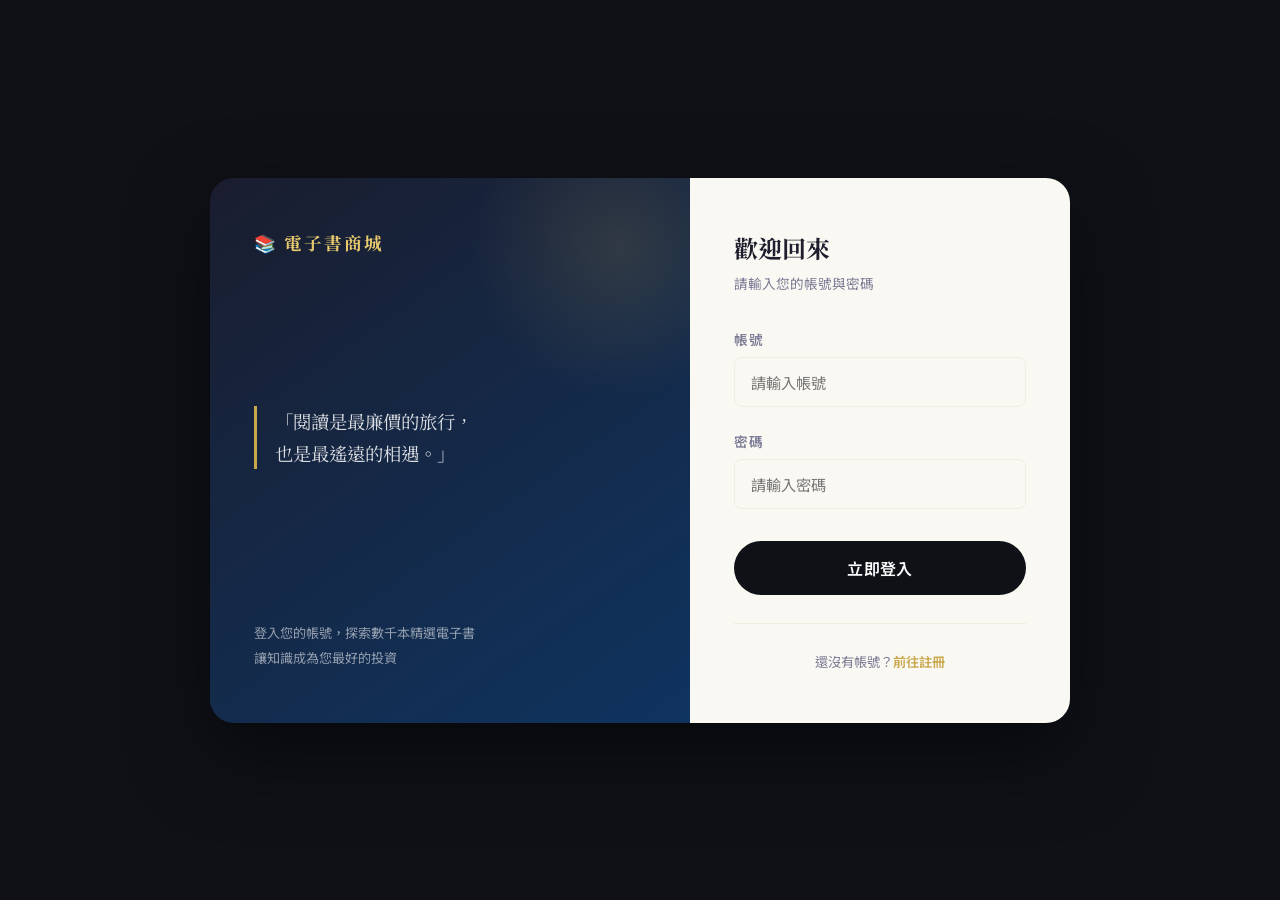
<file: src/main/resources/static/profile.html>
<!DOCTYPE html>
<html lang="zh-TW">
<head>
    <meta charset="UTF-8">
    <meta name="viewport" content="width=device-width, initial-scale=1.0">
    <title>個人資料 - 電子書商城</title>
    <link rel="stylesheet" href="css/site.css">
<link rel="stylesheet" href="css/chat-widget.css"></head>
<body>
<div id="navbar"></div>
<div class="page-wrap">
    <div class="card fade-up" style="max-width:520px;margin:0 auto">
        <div class="card-body">
            <h2 class="page-title">個人資料</h2>

            <!-- 帳號資訊 -->
            <div style="background:var(--cream);border-radius:var(--radius-sm);padding:20px;margin-bottom:32px">
                <div style="display:flex;align-items:center;gap:16px">
                    <div style="width:56px;height:56px;border-radius:50%;background:var(--ink);display:flex;align-items:center;justify-content:center;font-size:1.4rem;flex-shrink:0">👤</div>
                    <div>
                        <div style="font-weight:700;font-size:1.05rem" id="profileUsername">-</div>
                        <div style="font-size:0.82rem;color:var(--text-muted);margin-top:2px" id="profileRole">-</div>
                    </div>
                </div>
            </div>

            <!-- 修改密碼 -->
            <div style="border-top:1px solid var(--cream-2);padding-top:28px">
                <div style="font-size:0.78rem;font-weight:700;letter-spacing:1px;text-transform:uppercase;color:var(--text-muted);border-left:3px solid var(--gold);padding-left:10px;margin-bottom:20px">修改密碼</div>
                <div class="form-group">
                    <label class="form-label">目前密碼</label>
                    <input type="password" id="oldPassword" class="form-control" placeholder="請輸入目前密碼">
                </div>
                <div class="form-group">
                    <label class="form-label">新密碼</label>
                    <input type="password" id="newPassword" class="form-control" placeholder="請輸入新密碼（至少 4 個字元）">
                </div>
                <div class="form-group">
                    <label class="form-label">確認新密碼</label>
                    <input type="password" id="confirmPassword" class="form-control" placeholder="再次輸入新密碼">
                </div>
                <button id="changePasswordBtn" class="btn btn-primary btn-full">確認修改密碼</button>
            </div>

            <div style="text-align:center;margin-top:24px;padding-top:20px;border-top:1px solid var(--cream-2)">
                <a href="orders.html" class="btn btn-outline btn-sm">查看我的訂單</a>
            </div>
        </div>
    </div>
</div>
<script src="js/jquery.min.js"></script>
<script src="js/common.js"></script>
<script src="js/profile.js"></script>
<script src="js/navbar.js"></script>
<script src="js/chat-widget.js"></script><footer class="site-footer">
    <div class="footer-main">
        <div class="footer-col">
            <div class="footer-brand">📚 電子書商城</div>
            <p>提供技術、商業、心理類精選好書，全館 79 折優惠。</p>
            <p style="margin-top:12px;font-size:0.78rem;color:rgba(255,255,255,0.35)">閱讀，讓你走得更遠</p>
        </div>
        <div class="footer-col">
            <h4>快速連結</h4>
            <a href="index.html">商城首頁</a>
            <a href="orders.html">我的訂單</a>
            <a href="profile.html">個人資料</a>
            <a href="chat.html">💬 AI 客服</a>
        </div>
        <div class="footer-col">
            <h4>客服服務</h4>
            <a href="contact.html">📞 聯絡真人客服</a>
            <a href="chat.html">🤖 AI 即時諮詢</a>
            <a href="#" onclick="alert('FAQ 頁面建置中');return false;">❓ 常見問題</a>
        </div>
        <div class="footer-col">
            <h4>聯絡資訊</h4>
            <div class="footer-contact-row">
                <div class="icon">📧</div>
                <div class="text"><strong>客服信箱</strong>service@ebook-shop.com</div>
            </div>
            <div class="footer-contact-row">
                <div class="icon">☎️</div>
                <div class="text"><strong>客服電話</strong>02-1234-5678</div>
            </div>
            <div class="footer-contact-row">
                <div class="icon">🕐</div>
                <div class="text"><strong>服務時間</strong>週一至週五 09:00-18:00</div>
            </div>
        </div>
    </div>
    <div class="footer-bottom">© 2026 電子書商城 · All Rights Reserved</div>
</footer>
</body>
</html>
</file>
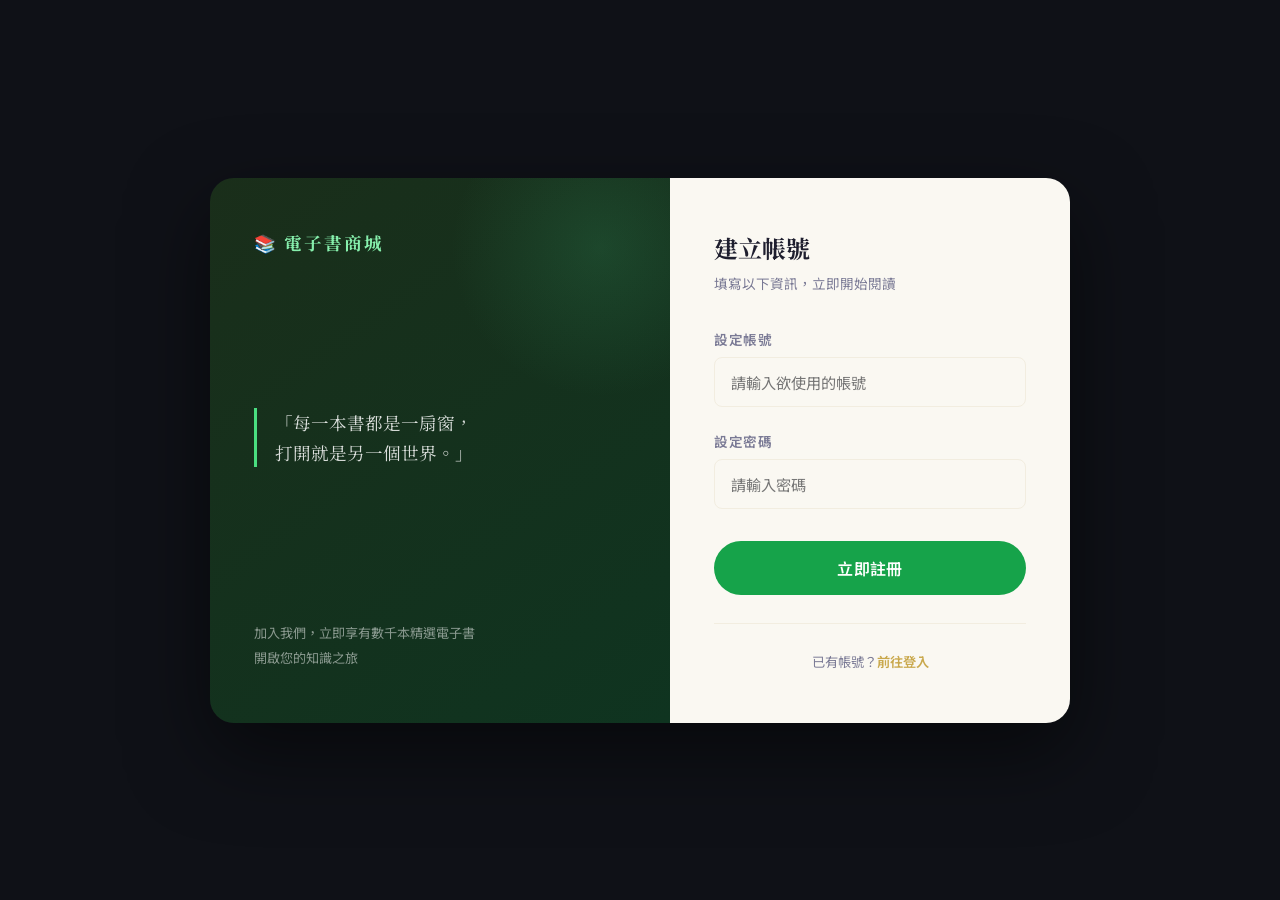
<file: src/main/resources/static/register.html>
<!DOCTYPE html>
<html lang="zh-TW">
<head>
    <meta charset="UTF-8">
    <meta name="viewport" content="width=device-width, initial-scale=1.0">
    <title>會員註冊 - 電子書商城</title>
    <link rel="stylesheet" href="css/site.css">
    <style>
        body { background: var(--ink); display: flex; align-items: center; justify-content: center; min-height: 100vh; }
        .register-wrap {
            display: flex; width: 860px; max-width: 96vw; min-height: 520px;
            border-radius: var(--radius-lg); overflow: hidden;
            box-shadow: 0 30px 80px rgba(0,0,0,0.5); animation: fadeUp 0.5s ease;
        }
        .register-deco {
            flex: 1;
            background: linear-gradient(145deg, #1a2e1a, #0f3420);
            padding: 52px 44px;
            display: flex; flex-direction: column; justify-content: space-between;
            position: relative; overflow: hidden;
        }
        .register-deco::before {
            content: ''; position: absolute;
            width: 300px; height: 300px; border-radius: 50%;
            background: radial-gradient(circle, rgba(56,161,105,0.2), transparent 70%);
            top: -80px; right: -80px;
        }
        .deco-brand { font-family: 'Noto Serif TC', serif; color: #86efac; font-size: 1.1rem; font-weight: 700; letter-spacing: 2px; }
        .deco-quote { font-family: 'Noto Serif TC', serif; color: rgba(255,255,255,0.85); font-size: 1.1rem; line-height: 1.7; border-left: 3px solid #4ade80; padding-left: 18px; }
        .deco-text { color: rgba(255,255,255,0.5); font-size: 0.82rem; line-height: 1.9; }
        .register-form-wrap {
            width: 400px; flex-shrink: 0; background: var(--cream);
            padding: 52px 44px; display: flex; flex-direction: column; justify-content: center;
        }
        .register-title { font-family: 'Noto Serif TC', serif; font-size: 1.5rem; font-weight: 700; margin-bottom: 8px; }
        .register-sub { color: var(--text-muted); font-size: 0.85rem; margin-bottom: 36px; }
        .divider { height: 1px; background: var(--cream-2); margin: 28px 0; }
        .reg-footer { text-align: center; font-size: 0.83rem; color: var(--text-muted); }
        .reg-footer a { color: var(--gold); text-decoration: none; font-weight: 600; }
        .btn-green { background: #16a34a; color: white; }
        .btn-green:hover { background: #15803d; transform: translateY(-1px); }
    </style>
</head>
<body>
<div class="register-wrap">
    <div class="register-deco">
        <div class="deco-brand">📚 電子書商城</div>
        <div class="deco-quote">「每一本書都是一扇窗，<br>打開就是另一個世界。」</div>
        <div class="deco-text">加入我們，立即享有數千本精選電子書<br>開啟您的知識之旅</div>
    </div>
    <div class="register-form-wrap">
        <div class="register-title">建立帳號</div>
        <div class="register-sub">填寫以下資訊，立即開始閱讀</div>
        <div class="form-group">
            <label class="form-label">設定帳號</label>
            <input type="text" id="username" class="form-control" placeholder="請輸入欲使用的帳號">
        </div>
        <div class="form-group">
            <label class="form-label">設定密碼</label>
            <input type="password" id="password" class="form-control" placeholder="請輸入密碼">
        </div>
        <button id="registerBtn" class="btn btn-green btn-full btn-lg" style="margin-top:8px">立即註冊</button>
        <div class="divider"></div>
        <div class="reg-footer">已有帳號？<a href="login.html">前往登入</a></div>
    </div>
</div>
<script src="js/jquery.min.js"></script>
<script src="js/common.js"></script>
<script src="js/register.js"></script>
</body>
</html>
</file>
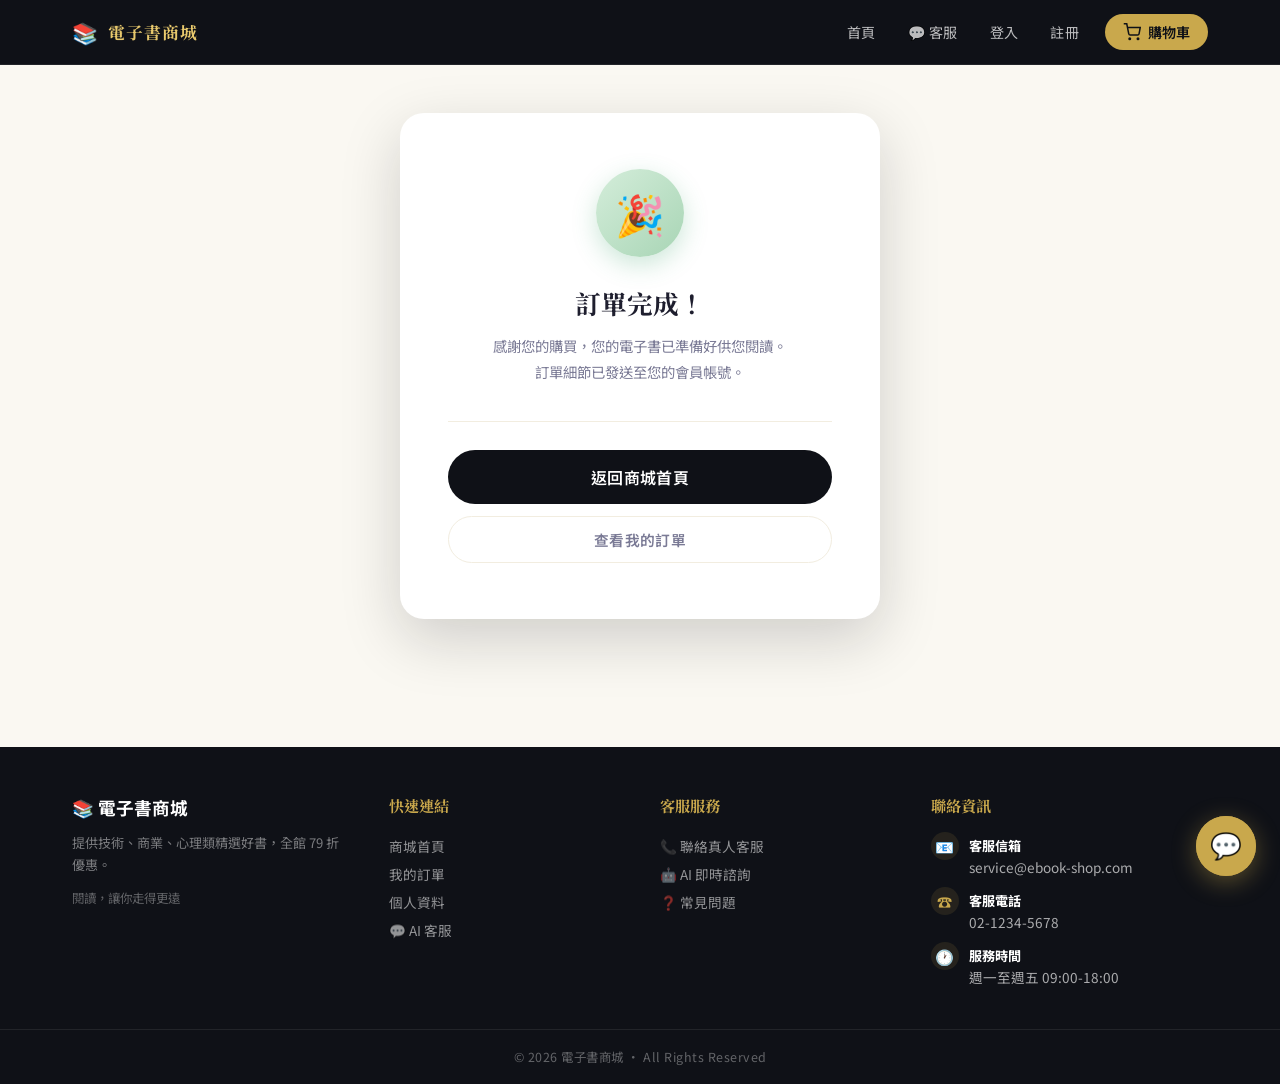
<file: src/main/resources/static/success.html>
<!DOCTYPE html>
<html lang="zh-TW">
<head>
    <meta charset="UTF-8">
    <meta name="viewport" content="width=device-width, initial-scale=1.0">
    <title>訂單完成 - 電子書商城</title>
    <link rel="stylesheet" href="css/site.css">
    <link rel="stylesheet" href="css/chat-widget.css">
    <style>
        /* ⭐ 不再用 body flex 置中，改用一般文流；這樣 navbar / footer 才會在正確位置 */
        body {
            background: var(--cream);
            min-height: 100vh;
            display: flex;
            flex-direction: column;
        }

        /* 內容區自己置中 */
        .success-wrap {
            flex: 1;
            display: flex;
            align-items: center;
            justify-content: center;
            padding: 48px 24px;
        }

        .success-card {
            max-width: 480px; width: 100%;
            background: white; border-radius: var(--radius-lg);
            padding: 56px 48px; text-align: center;
            box-shadow: var(--shadow-lg);
            animation: fadeUp 0.6s ease;
        }
        .success-ring {
            width: 88px; height: 88px; border-radius: 50%;
            background: linear-gradient(135deg, #d4edda, #a8d5b5);
            display: flex; align-items: center; justify-content: center;
            font-size: 2.5rem; margin: 0 auto 28px;
            box-shadow: 0 8px 24px rgba(56,161,105,0.25);
        }
        .success-title {
            font-family: 'Noto Serif TC', serif;
            font-size: 1.6rem; font-weight: 700; margin-bottom: 12px;
        }
        .success-text { color: var(--text-muted); font-size: 0.9rem; line-height: 1.8; margin-bottom: 36px; }
        .success-divider { height: 1px; background: var(--cream-2); margin: 28px 0; }
        .success-links { display: flex; flex-direction: column; gap: 12px; }
    </style>
</head>
<body>
<div id="navbar"></div>

<div class="success-wrap">
    <div class="success-card">
        <div class="success-ring">🎉</div>
        <div class="success-title">訂單完成！</div>
        <div class="success-text">
            感謝您的購買，您的電子書已準備好供您閱讀。<br>
            訂單細節已發送至您的會員帳號。
        </div>
        <div class="success-divider"></div>
        <div class="success-links">
            <a href="index.html" class="btn btn-primary btn-lg">返回商城首頁</a>
            <a href="orders.html" class="btn btn-outline">查看我的訂單</a>
        </div>
    </div>
</div>

<footer class="site-footer">
    <div class="footer-main">
        <div class="footer-col">
            <div class="footer-brand">📚 電子書商城</div>
            <p>提供技術、商業、心理類精選好書，全館 79 折優惠。</p>
            <p style="margin-top:12px;font-size:0.78rem;color:rgba(255,255,255,0.35)">閱讀，讓你走得更遠</p>
        </div>
        <div class="footer-col">
            <h4>快速連結</h4>
            <a href="index.html">商城首頁</a>
            <a href="orders.html">我的訂單</a>
            <a href="profile.html">個人資料</a>
            <a href="chat.html">💬 AI 客服</a>
        </div>
        <div class="footer-col">
            <h4>客服服務</h4>
            <a href="contact.html">📞 聯絡真人客服</a>
            <a href="chat.html">🤖 AI 即時諮詢</a>
            <a href="#" onclick="alert('FAQ 頁面建置中');return false;">❓ 常見問題</a>
        </div>
        <div class="footer-col">
            <h4>聯絡資訊</h4>
            <div class="footer-contact-row">
                <div class="icon">📧</div>
                <div class="text"><strong>客服信箱</strong>service@ebook-shop.com</div>
            </div>
            <div class="footer-contact-row">
                <div class="icon">☎️</div>
                <div class="text"><strong>客服電話</strong>02-1234-5678</div>
            </div>
            <div class="footer-contact-row">
                <div class="icon">🕐</div>
                <div class="text"><strong>服務時間</strong>週一至週五 09:00-18:00</div>
            </div>
        </div>
    </div>
    <div class="footer-bottom">© 2026 電子書商城 · All Rights Reserved</div>
</footer>

<script src="js/jquery.min.js"></script>
<script src="js/common.js"></script>
<script src="js/navbar.js"></script>
<script src="js/chat-widget.js"></script>
</body>
</html>
</file>
<file: src/main/resources/static/css/site.css>
@import url('https://fonts.googleapis.com/css2?family=Noto+Serif+TC:wght@400;600;700&family=Noto+Sans+TC:wght@300;400;500;600&display=swap');

/* ===== 設計系統變數 ===== */
:root {
    --ink:        #0f1117;
    --ink-2:      #1a1d2e;
    --ink-3:      #252840;
    --gold:       #c9a84c;
    --gold-light: #e8c96d;
    --gold-dim:   rgba(201,168,76,0.15);
    --cream:      #faf8f2;
    --cream-2:    #f2ede0;
    --text:       #1e1e2e;
    --text-muted: #7a7a95;
    --white:      #ffffff;
    --red:        #e05252;
    --border:     rgba(201,168,76,0.2);
    --border-dark:rgba(255,255,255,0.08);
    --radius:     14px;
    --radius-sm:  8px;
    --radius-lg:  24px;
    --shadow-sm:  0 2px 12px rgba(15,17,23,0.08);
    --shadow:     0 8px 32px rgba(15,17,23,0.12);
    --shadow-lg:  0 20px 60px rgba(15,17,23,0.18);
    --transition: 0.22s cubic-bezier(0.4,0,0.2,1);
}

* { margin:0; padding:0; box-sizing:border-box; }

body {
    font-family: 'Noto Sans TC', sans-serif;
    background: var(--cream);
    color: var(--text);
    min-height: 100vh;
    -webkit-font-smoothing: antialiased;
}

/* ===== 導覽列 ===== */
.site-nav {
    background: var(--ink);
    border-bottom: 1px solid var(--border-dark);
    position: sticky;
    top: 0;
    z-index: 1000;
    backdrop-filter: blur(12px);
}
.nav-inner {
    max-width: 1200px;
    margin: 0 auto;
    padding: 0 32px;
    height: 64px;
    display: flex;
    align-items: center;
    justify-content: space-between;
}
.nav-brand {
    display: flex;
    align-items: center;
    gap: 10px;
    text-decoration: none;
    color: var(--white);
}
.brand-icon { font-size: 1.3rem; }
.brand-text {
    font-family: 'Noto Serif TC', serif;
    font-size: 1.05rem;
    font-weight: 700;
    letter-spacing: 1px;
    color: var(--gold-light);
}
.nav-links {
    display: flex;
    align-items: center;
    gap: 4px;
}
.nav-link {
    color: rgba(255,255,255,0.72);
    text-decoration: none;
    font-size: 0.88rem;
    padding: 6px 14px;
    border-radius: var(--radius-sm);
    transition: var(--transition);
    letter-spacing: 0.3px;
}
.nav-link:hover { color: var(--white); background: rgba(255,255,255,0.08); }
.nav-welcome {
    color: var(--gold-light);
    font-size: 0.85rem;
    padding: 0 8px;
    font-weight: 500;
}
.nav-cart {
    display: flex;
    align-items: center;
    gap: 7px;
    background: var(--gold);
    color: var(--ink);
    text-decoration: none;
    padding: 8px 18px;
    border-radius: 50px;
    font-size: 0.88rem;
    font-weight: 600;
    margin-left: 8px;
    transition: var(--transition);
    position: relative;
}
.nav-cart:hover { background: var(--gold-light); color: var(--ink); }
.cart-badge {
    position: absolute;
    top: -6px; right: -6px;
    background: var(--red);
    color: white;
    font-size: 10px;
    font-weight: 700;
    min-width: 18px;
    height: 18px;
    border-radius: 50px;
    display: flex;
    align-items: center;
    justify-content: center;
    border: 2px solid var(--ink);
}

/* ===== 共用容器 ===== */
.page-wrap {
    max-width: 960px;
    margin: 0 auto;
    padding: 48px 24px 80px;
}
.page-wrap-wide {
    max-width: 1200px;
    margin: 0 auto;
    padding: 48px 32px 80px;
}

/* ===== 卡片 ===== */
.card {
    background: var(--white);
    border-radius: var(--radius-lg);
    box-shadow: var(--shadow);
    overflow: hidden;
}
.card-body { padding: 40px; }

/* ===== 標題 ===== */
.page-title {
    font-family: 'Noto Serif TC', serif;
    font-size: 1.6rem;
    font-weight: 700;
    color: var(--text);
    text-align: center;
    margin-bottom: 36px;
    position: relative;
}
.page-title::after {
    content: '';
    display: block;
    width: 40px;
    height: 3px;
    background: var(--gold);
    border-radius: 2px;
    margin: 12px auto 0;
}

/* ===== 表單元素 ===== */
.form-group { margin-bottom: 24px; }
.form-label {
    display: block;
    font-size: 0.85rem;
    font-weight: 600;
    color: var(--text-muted);
    letter-spacing: 0.5px;
    text-transform: uppercase;
    margin-bottom: 8px;
}
.form-control {
    width: 100%;
    padding: 13px 16px;
    border: 1.5px solid var(--cream-2);
    border-radius: var(--radius-sm);
    font-size: 0.95rem;
    font-family: 'Noto Sans TC', sans-serif;
    color: var(--text);
    background: var(--cream);
    transition: var(--transition);
    outline: none;
}
.form-control:focus {
    border-color: var(--gold);
    background: var(--white);
    box-shadow: 0 0 0 3px var(--gold-dim);
}
.form-select {
    appearance: none;
    background-image: url("data:image/svg+xml,%3Csvg xmlns='http://www.w3.org/2000/svg' width='12' height='12' viewBox='0 0 12 12'%3E%3Cpath fill='%237a7a95' d='M6 8L1 3h10z'/%3E%3C/svg%3E");
    background-repeat: no-repeat;
    background-position: right 14px center;
    padding-right: 36px;
}

/* ===== 按鈕 ===== */
.btn {
    display: inline-flex;
    align-items: center;
    justify-content: center;
    gap: 8px;
    padding: 12px 28px;
    border-radius: 50px;
    font-size: 0.92rem;
    font-weight: 600;
    cursor: pointer;
    border: none;
    transition: var(--transition);
    text-decoration: none;
    font-family: 'Noto Sans TC', sans-serif;
    letter-spacing: 0.3px;
}
.btn-primary {
    background: var(--ink);
    color: var(--white);
}
.btn-primary:hover { background: var(--ink-2); transform: translateY(-1px); box-shadow: var(--shadow); }
.btn-gold {
    background: var(--gold);
    color: var(--ink);
}
.btn-gold:hover { background: var(--gold-light); transform: translateY(-1px); }
.btn-outline {
    background: transparent;
    border: 1.5px solid var(--cream-2);
    color: var(--text-muted);
}
.btn-outline:hover { border-color: var(--text-muted); color: var(--text); background: var(--cream); }
.btn-danger-outline {
    background: transparent;
    border: 1.5px solid #fcc;
    color: var(--red);
}
.btn-danger-outline:hover { background: #fff5f5; }
.btn-full { width: 100%; }
.btn-lg { padding: 15px 36px; font-size: 1rem; }
.btn-sm { padding: 7px 16px; font-size: 0.82rem; }

/* ===== 表格 ===== */
.data-table { width: 100%; border-collapse: collapse; }
.data-table th {
    text-align: left;
    padding: 12px 16px;
    font-size: 0.78rem;
    font-weight: 600;
    letter-spacing: 0.8px;
    text-transform: uppercase;
    color: var(--text-muted);
    border-bottom: 1px solid var(--cream-2);
    background: var(--cream);
}
.data-table td {
    padding: 16px;
    border-bottom: 1px solid var(--cream-2);
    font-size: 0.9rem;
    vertical-align: middle;
}
.data-table tr:last-child td { border-bottom: none; }
.data-table tr:hover td { background: rgba(201,168,76,0.04); }

/* ===== 數量控制 ===== */
.qty-control {
    display: inline-flex;
    align-items: center;
    gap: 0;
    border: 1.5px solid var(--cream-2);
    border-radius: 50px;
    overflow: hidden;
    background: var(--white);
}
.qty-btn {
    width: 34px;
    height: 34px;
    border: none;
    background: transparent;
    cursor: pointer;
    font-size: 16px;
    color: var(--text-muted);
    transition: var(--transition);
    display: flex;
    align-items: center;
    justify-content: center;
}
.qty-btn:hover { background: var(--cream-2); color: var(--text); }
.qty-num {
    min-width: 36px;
    text-align: center;
    font-weight: 600;
    font-size: 0.9rem;
    color: var(--text);
}

/* ===== Badge ===== */
.badge {
    display: inline-flex;
    align-items: center;
    padding: 4px 12px;
    border-radius: 50px;
    font-size: 0.75rem;
    font-weight: 600;
}
.badge-gold { background: rgba(201,168,76,0.15); color: #a07828; }
.badge-green { background: rgba(56,161,105,0.12); color: #276749; }
.badge-blue { background: rgba(66,153,225,0.12); color: #2b6cb0; }
.badge-red { background: rgba(224,82,82,0.12); color: #c53030; }
.badge-gray { background: var(--cream-2); color: var(--text-muted); }

/* ===== Alert ===== */
.alert {
    padding: 14px 18px;
    border-radius: var(--radius-sm);
    font-size: 0.88rem;
    margin-bottom: 20px;
}
.alert-info { background: rgba(66,153,225,0.08); border: 1px solid rgba(66,153,225,0.2); color: #2c5282; }

/* ===== Loading spinner ===== */
.spinner {
    width: 20px; height: 20px;
    border: 2px solid rgba(255,255,255,0.3);
    border-top-color: white;
    border-radius: 50%;
    animation: spin 0.7s linear infinite;
    display: inline-block;
}
@keyframes spin { to { transform: rotate(360deg); } }

/* ===== 區塊標題 ===== */
.section-header {
    display: flex;
    align-items: center;
    justify-content: space-between;
    margin: 56px 0 24px;
    padding-bottom: 16px;
    border-bottom: 1px solid var(--cream-2);
}
.section-title {
    font-family: 'Noto Serif TC', serif;
    font-size: 1.25rem;
    font-weight: 700;
    color: var(--text);
    display: flex;
    align-items: center;
    gap: 12px;
}
.section-title::before {
    content: '';
    width: 4px; height: 20px;
    background: var(--gold);
    border-radius: 2px;
}

/* ===== Footer ===== */
.site-footer {
    background: var(--ink);
    color: rgba(255,255,255,0.5);
    margin-top: 80px;
    padding: 0;
}
.footer-main {
    max-width: 1200px;
    margin: 0 auto;
    padding: 48px 32px 32px;
    display: grid;
    grid-template-columns: 1.2fr 1fr 1fr 1.2fr;
    gap: 40px;
}
.footer-col h4 {
    color: var(--gold);
    font-size: 0.95rem;
    font-weight: 700;
    margin-bottom: 16px;
    font-family: "Noto Serif TC", serif;
}
.footer-col .footer-brand {
    color: white;
    font-size: 1.1rem;
    font-weight: 700;
    display: flex;
    align-items: center;
    gap: 8px;
    margin-bottom: 12px;
}
.footer-col p {
    font-size: 0.82rem;
    line-height: 1.7;
    color: rgba(255,255,255,0.45);
    margin: 0 0 6px;
}
.footer-col a {
    display: block;
    color: rgba(255,255,255,0.55);
    text-decoration: none;
    font-size: 0.85rem;
    padding: 4px 0;
    transition: color 0.2s;
}
.footer-col a:hover { color: var(--gold); }
.footer-contact-row {
    display: flex;
    align-items: flex-start;
    gap: 10px;
    margin-bottom: 10px;
    font-size: 0.85rem;
    color: rgba(255,255,255,0.65);
}
.footer-contact-row .icon {
    flex-shrink: 0;
    width: 28px; height: 28px;
    background: rgba(201,168,76,0.12);
    color: var(--gold);
    border-radius: 50%;
    display: flex;
    align-items: center;
    justify-content: center;
    font-size: 0.95rem;
}
.footer-contact-row .text { padding-top: 4px; }
.footer-contact-row .text strong { color: white; display: block; font-size: 0.82rem; margin-bottom: 2px; }
.footer-bottom {
    border-top: 1px solid rgba(255,255,255,0.08);
    text-align: center;
    padding: 18px;
    font-size: 0.78rem;
    color: rgba(255,255,255,0.35);
    letter-spacing: 0.5px;
}

@media (max-width: 900px) {
    .footer-main {
        grid-template-columns: 1fr 1fr;
        gap: 32px;
        padding: 32px 20px;
    }
}
@media (max-width: 500px) {
    .footer-main { grid-template-columns: 1fr; }
}

/* ===== 動畫 ===== */
@keyframes fadeUp {
    from { opacity: 0; transform: translateY(20px); }
    to   { opacity: 1; transform: translateY(0); }
}
.fade-up { animation: fadeUp 0.5s ease forwards; }


/* ===== 按鈕 spinner ===== */
.btn-spinner {
    display: inline-block;
    width: 15px; height: 15px;
    border: 2px solid rgba(255,255,255,0.35);
    border-top-color: white;
    border-radius: 50%;
    animation: spin 0.7s linear infinite;
    vertical-align: middle;
    margin-right: 8px;
}
</file>
<file: src/main/resources/static/css/chat-widget.css>
/* ⭐ AI 客服浮動視窗樣式 */
.chat-fab {
    position: fixed;
    bottom: 24px;
    right: 24px;
    width: 60px;
    height: 60px;
    border-radius: 50%;
    background: linear-gradient(135deg, #C9A84C 0%, #B89240 100%);
    color: white;
    border: none;
    box-shadow: 0 6px 24px rgba(201, 168, 76, 0.4);
    cursor: pointer;
    z-index: 9998;
    display: flex;
    align-items: center;
    justify-content: center;
    font-size: 1.6rem;
    transition: all 0.3s;
}
.chat-fab:hover { transform: scale(1.08); box-shadow: 0 8px 32px rgba(201, 168, 76, 0.55); }
.chat-fab.hidden { transform: scale(0); opacity: 0; pointer-events: none; }

.chat-fab-pulse {
    position: absolute;
    inset: 0;
    border-radius: 50%;
    background: #C9A84C;
    animation: chat-pulse 2s infinite;
    z-index: -1;
}
@keyframes chat-pulse {
    0%   { transform: scale(1);   opacity: 0.6; }
    100% { transform: scale(1.5); opacity: 0; }
}

.chat-window {
    position: fixed;
    bottom: 100px;
    right: 24px;
    width: 380px;
    height: 540px;
    max-height: calc(100vh - 130px);
    background: white;
    border-radius: 16px;
    box-shadow: 0 12px 48px rgba(0, 0, 0, 0.18);
    display: flex;
    flex-direction: column;
    overflow: hidden;
    z-index: 9999;
    transform: translateY(20px) scale(0.95);
    opacity: 0;
    pointer-events: none;
    transition: all 0.3s;
}
.chat-window.open { transform: translateY(0) scale(1); opacity: 1; pointer-events: auto; }

.chat-header {
    background: linear-gradient(135deg, #0F1117 0%, #1A1D2E 100%);
    color: white;
    padding: 16px 20px;
    display: flex;
    align-items: center;
    justify-content: space-between;
}
.chat-header-title { display: flex; align-items: center; gap: 12px; }
.chat-avatar {
    width: 36px; height: 36px;
    border-radius: 50%;
    background: linear-gradient(135deg, #C9A84C, #E8C96D);
    display: flex; align-items: center; justify-content: center;
    font-size: 1.2rem;
}
.chat-name { font-weight: 700; font-size: 0.95rem; }
.chat-status { font-size: 0.72rem; color: #C9A84C; display: flex; align-items: center; gap: 4px; }
.chat-status::before {
    content: ""; width: 7px; height: 7px;
    background: #38a169; border-radius: 50%;
}
.chat-close {
    background: none; border: none; color: white; font-size: 1.5rem;
    cursor: pointer; opacity: 0.7; padding: 0; width: 28px; height: 28px;
}
.chat-close:hover { opacity: 1; }

.chat-body {
    flex: 1;
    overflow-y: auto;
    padding: 16px;
    background: #FAF8F2;
    display: flex;
    flex-direction: column;
    gap: 10px;
}
.chat-msg { max-width: 80%; display: flex; gap: 8px; }
.chat-msg.bot { align-self: flex-start; }
.chat-msg.user { align-self: flex-end; flex-direction: row-reverse; }

.chat-bubble {
    padding: 10px 14px;
    border-radius: 14px;
    font-size: 0.88rem;
    line-height: 1.55;
    word-wrap: break-word;
    white-space: pre-wrap;
}
.chat-msg.bot .chat-bubble {
    background: white;
    color: #0F1117;
    border-bottom-left-radius: 4px;
    box-shadow: 0 1px 2px rgba(0,0,0,0.04);
}
.chat-msg.user .chat-bubble {
    background: #0F1117;
    color: white;
    border-bottom-right-radius: 4px;
}

.chat-typing {
    display: inline-flex; gap: 4px; padding: 12px 16px;
    background: white; border-radius: 14px; border-bottom-left-radius: 4px;
}
.chat-typing span {
    width: 7px; height: 7px; background: #9090A8; border-radius: 50%;
    animation: chat-typing-bounce 1.4s infinite;
}
.chat-typing span:nth-child(2) { animation-delay: 0.2s; }
.chat-typing span:nth-child(3) { animation-delay: 0.4s; }
@keyframes chat-typing-bounce {
    0%, 60%, 100% { transform: translateY(0); opacity: 0.5; }
    30%           { transform: translateY(-6px); opacity: 1; }
}

.chat-quick {
    display: flex; gap: 6px; flex-wrap: wrap; padding: 0 16px 8px;
    background: #FAF8F2;
}
.chat-quick-btn {
    background: white;
    border: 1px solid #E0D8CC;
    border-radius: 50px;
    padding: 6px 14px;
    font-size: 0.78rem;
    cursor: pointer;
    color: #0F1117;
    transition: all 0.2s;
}
.chat-quick-btn:hover { border-color: #C9A84C; color: #C9A84C; }

.chat-footer {
    border-top: 1px solid #E8E0D0;
    padding: 12px;
    background: white;
    display: flex;
    gap: 8px;
}
.chat-input {
    flex: 1;
    border: 1.5px solid #E0D8CC;
    border-radius: 50px;
    padding: 10px 16px;
    font-size: 0.88rem;
    outline: none;
    transition: border-color 0.2s;
    font-family: inherit;
}
.chat-input:focus { border-color: #C9A84C; }
.chat-send {
    background: #0F1117; color: white; border: none;
    width: 40px; height: 40px; border-radius: 50%;
    cursor: pointer; display: flex; align-items: center; justify-content: center;
    transition: all 0.2s;
}
.chat-send:hover:not(:disabled) { background: #C9A84C; }
.chat-send:disabled { opacity: 0.4; cursor: not-allowed; }

@media (max-width: 480px) {
    .chat-window {
        width: calc(100vw - 24px);
        right: 12px;
        bottom: 90px;
        height: calc(100vh - 110px);
    }
    .chat-fab { right: 16px; bottom: 16px; }
}
</file>
